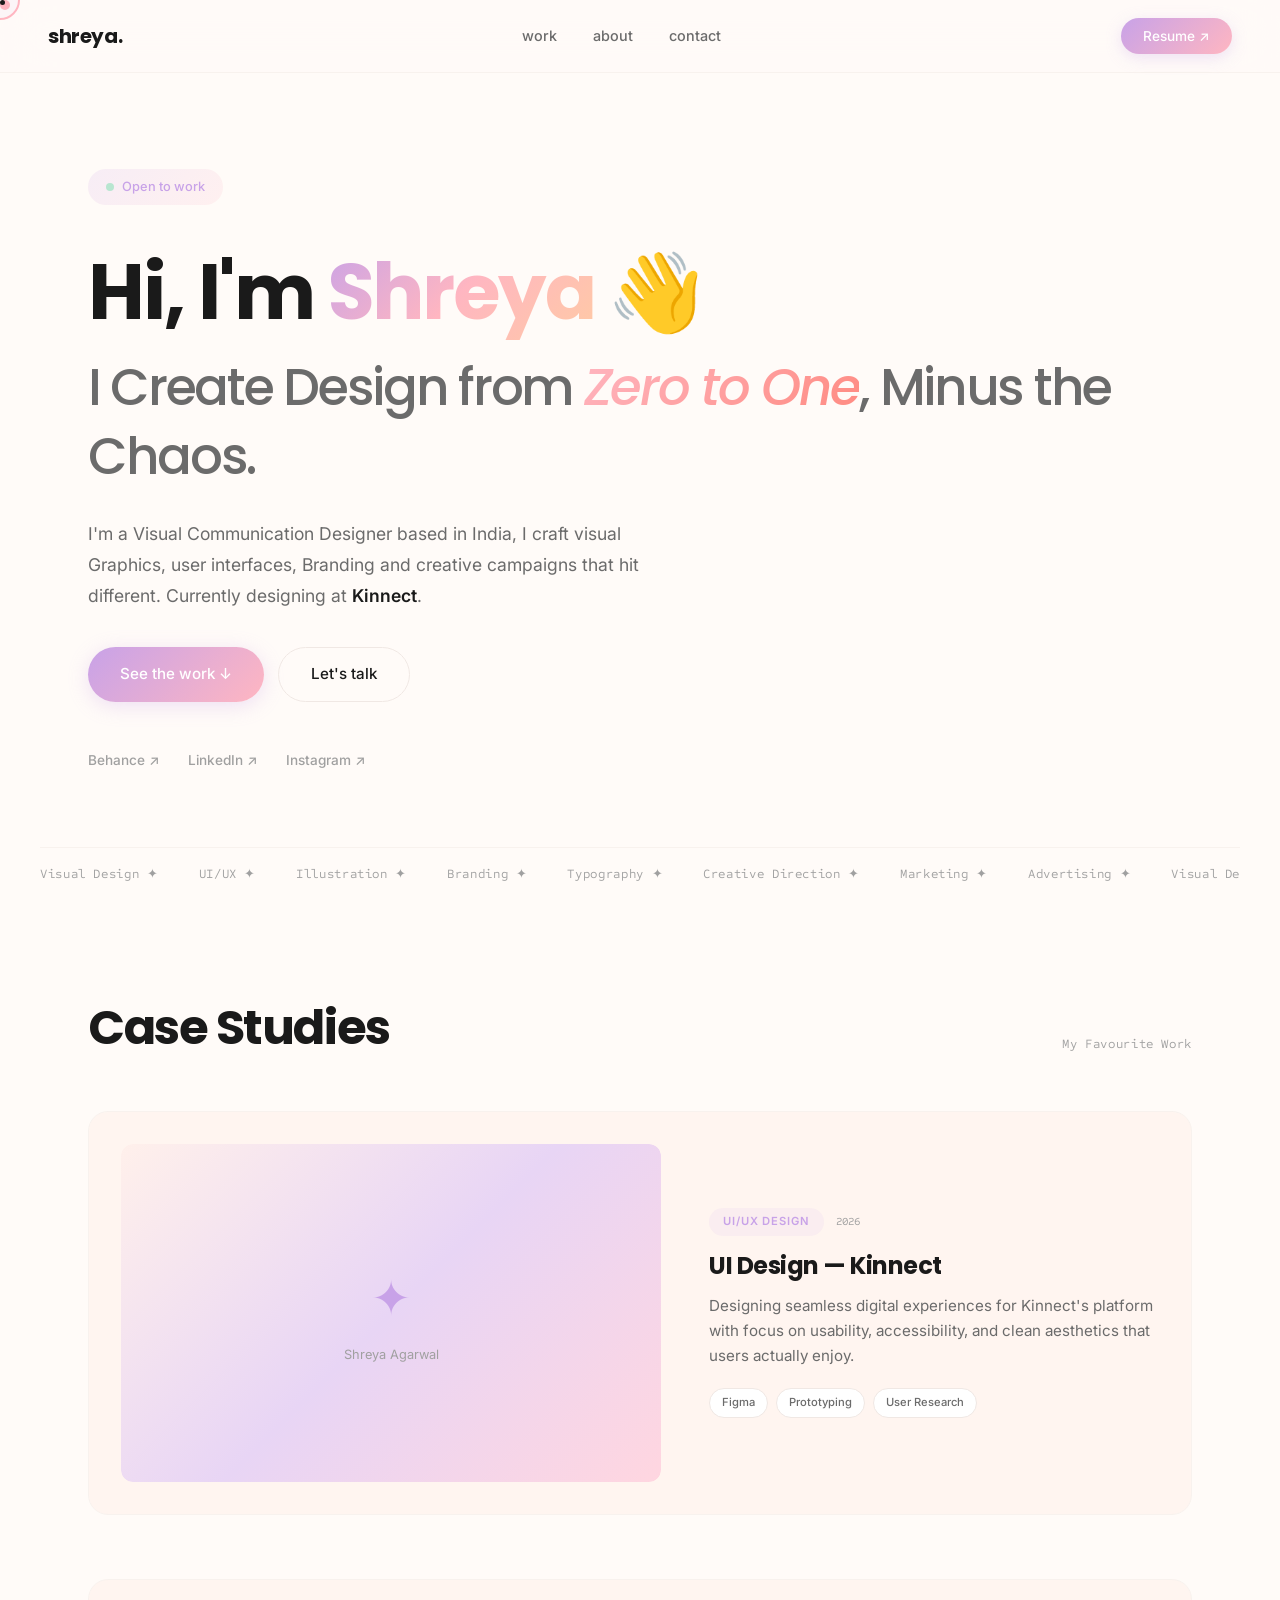
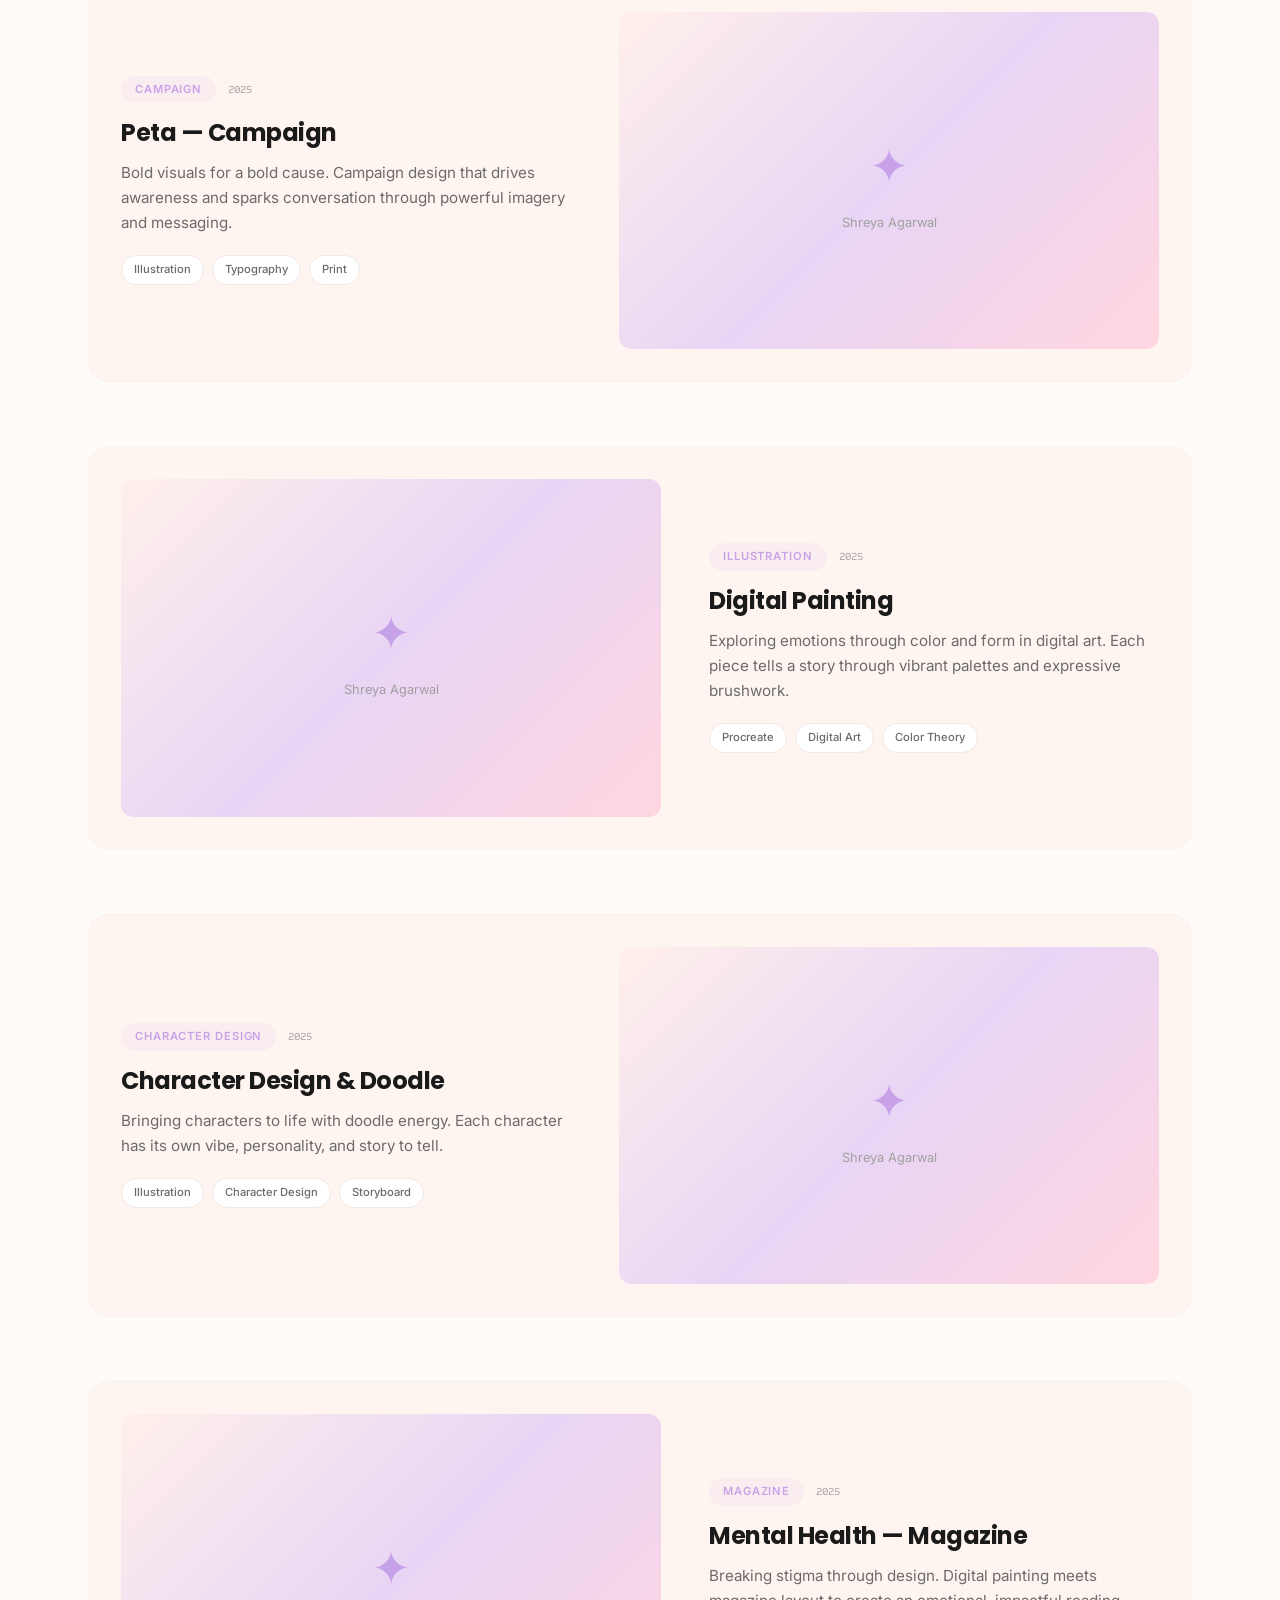
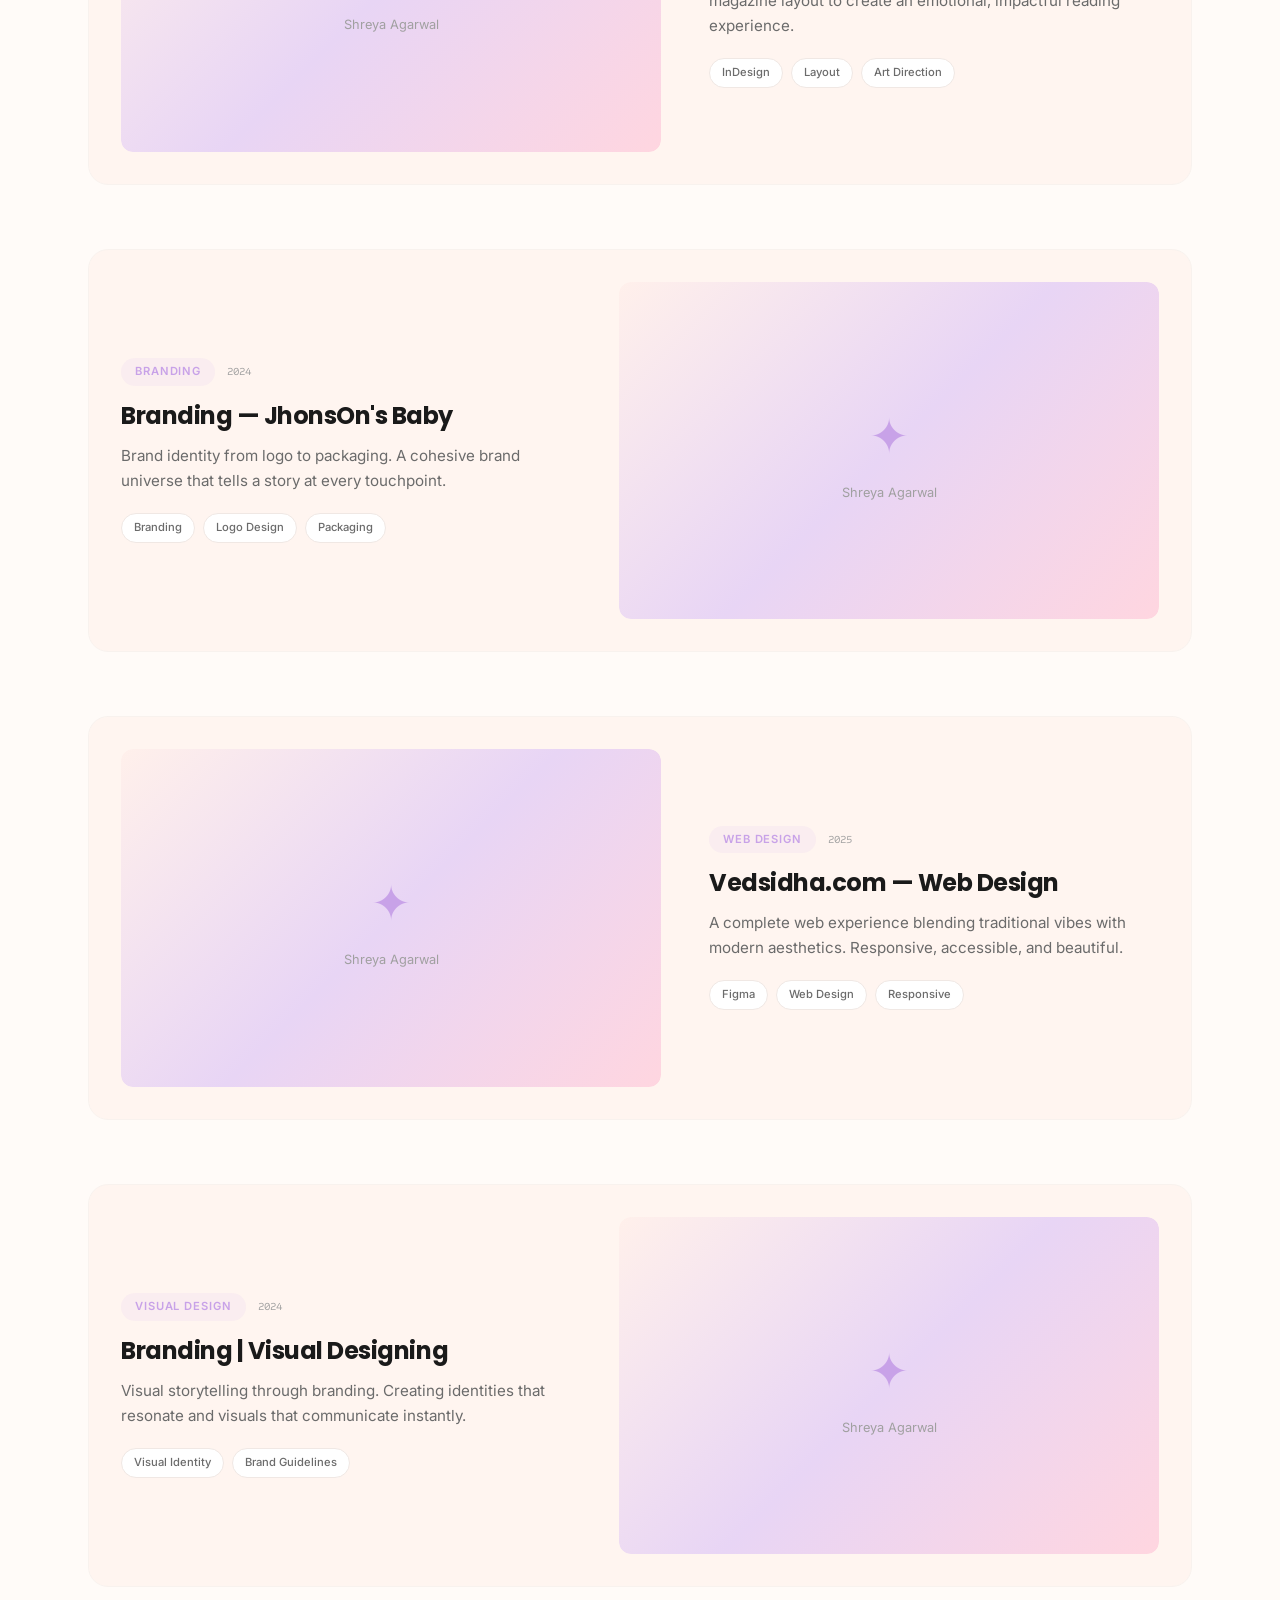
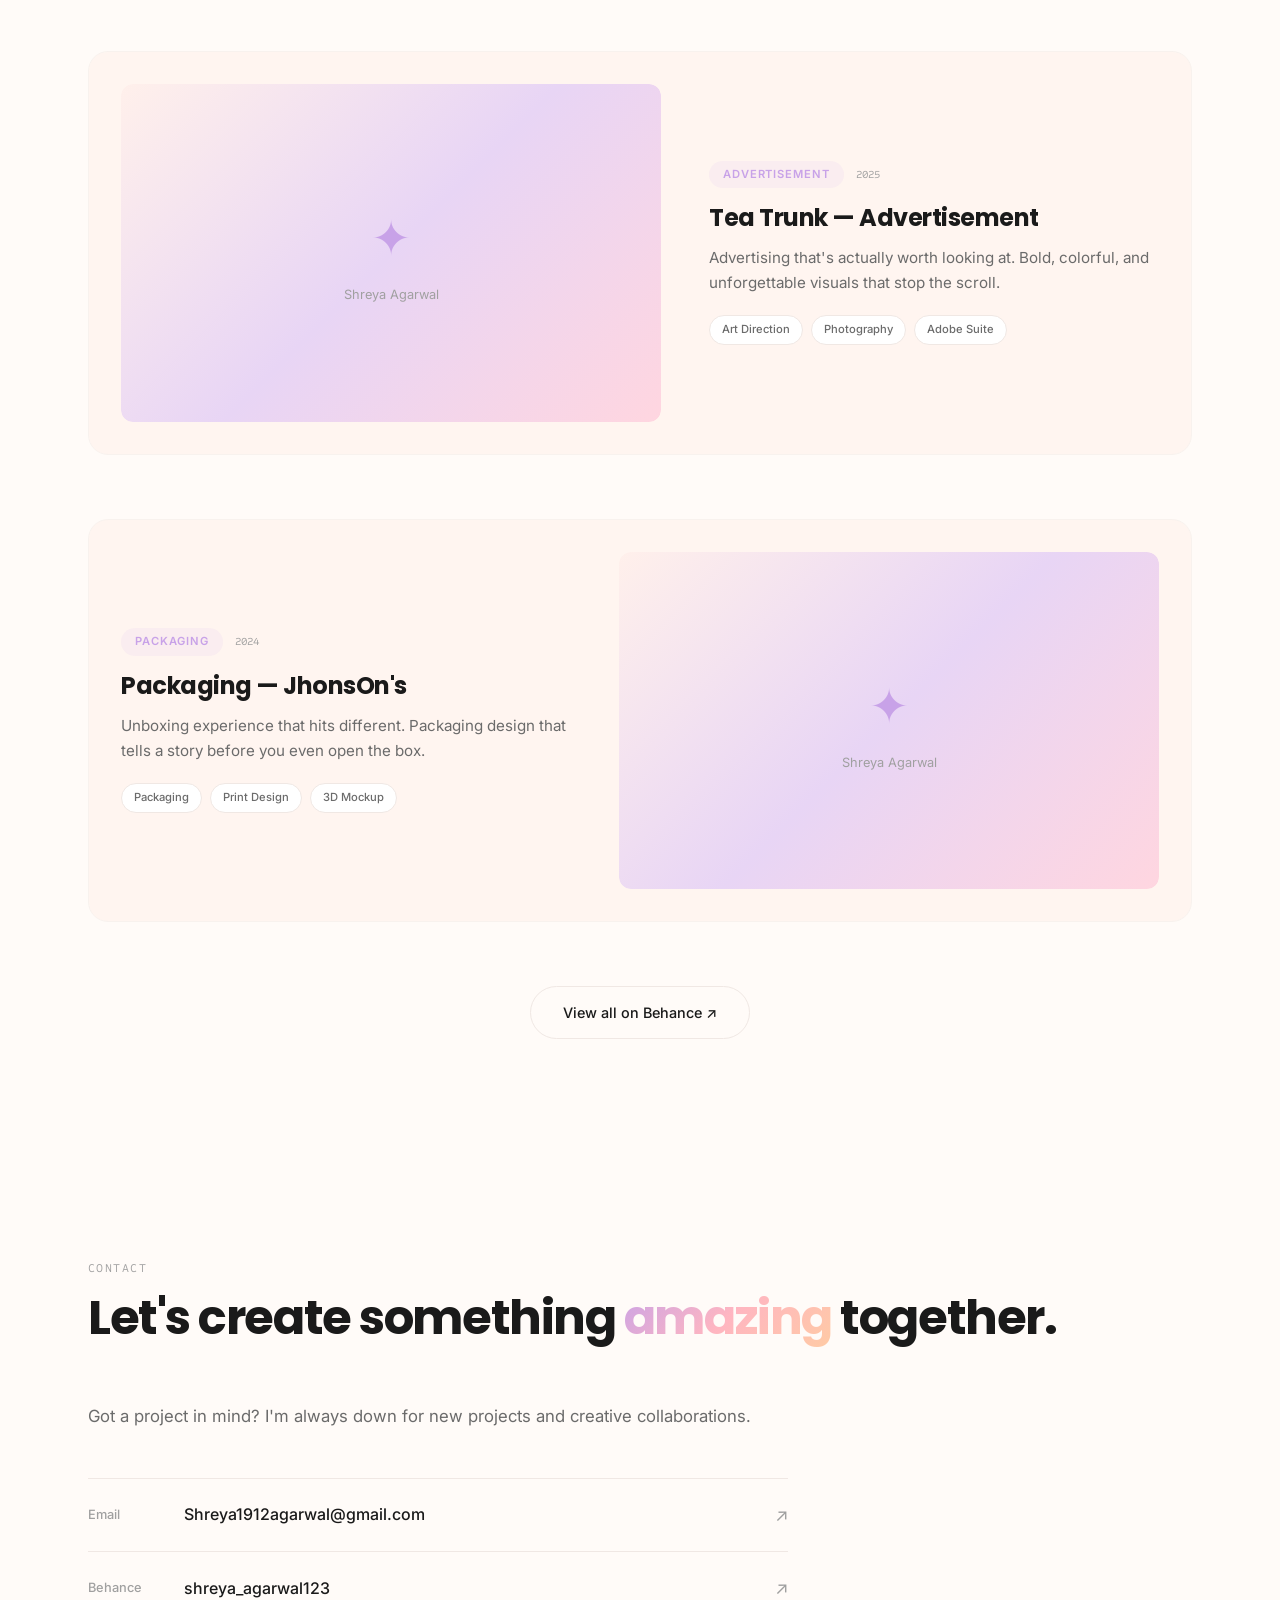
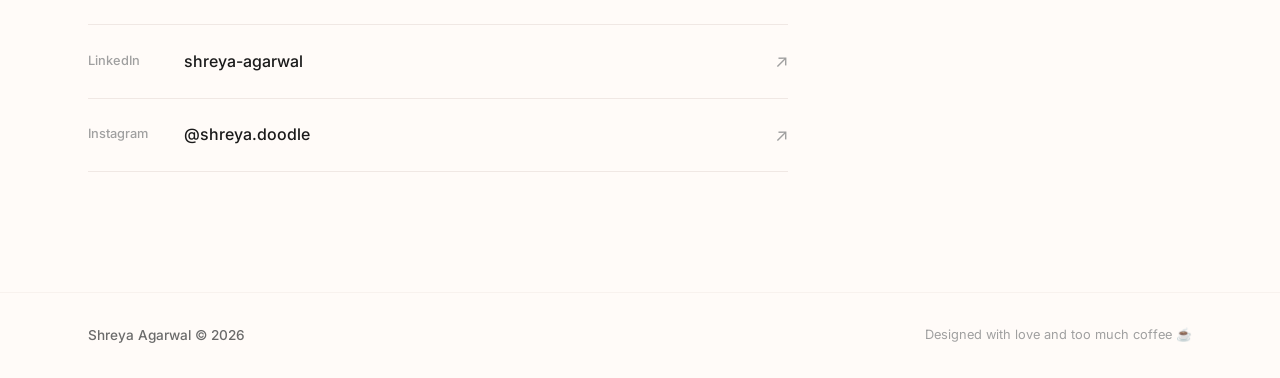
<file: index.html>
<!DOCTYPE html>
<html lang="en">
<head>
    <meta charset="UTF-8">
    <meta name="viewport" content="width=device-width, initial-scale=1.0">
    <title>Shreya Agarwal — Visual Designer</title>
    <link rel="preconnect" href="https://fonts.googleapis.com">
    <link rel="preconnect" href="https://fonts.gstatic.com" crossorigin>
    <link href="https://fonts.googleapis.com/css2?family=Inter:wght@300;400;500;600;700;800&family=Poppins:ital,wght@0,400;0,500;0,600;0,700;0,800;0,900;1,400;1,500;1,700&family=Sometype+Mono:wght@400&family=Dancing+Script:wght@400;500;600;700&display=swap" rel="stylesheet">
    <link rel="stylesheet" href="styles.css">
</head>
<body>
    <!-- ===== Loading Screen ===== -->
    <div class="loader" id="loader">
        <div class="loader-inner">
            <div class="loader-illustration">
                <img src="illustrations/illustration-1.png" alt="Shreya Illustration" class="loader-avatar">
            </div>
            <div class="loader-text">
                <div class="loader-line loader-line-1">
                    <span class="loader-word">Shreya</span>
                    <span class="loader-word loader-accent">Agarwal</span>
                </div>
                <div class="loader-line loader-line-2">
                    <span class="loader-word loader-small">Visual Designer</span>
                </div>
                <div class="loader-line loader-line-3">
                    <span class="loader-word loader-tiny">& creative soul</span>
                </div>
            </div>
            <div class="loader-progress">
                <div class="loader-bar" id="loaderBar"></div>
            </div>
            <div class="loader-percent" id="loaderPercent">0%</div>
        </div>
    </div>

    <!-- Custom Cursor -->
    <div class="cursor" id="cursor"></div>
    <div class="cursor-follower" id="cursorFollower"></div>
    <div class="cursor-dot" id="cursorDot"></div>

    <!-- Main Site -->
    <div class="site-wrapper" id="siteWrapper">
        <!-- Navigation -->
        <nav class="navbar" id="navbar">
            <div class="nav-left">
                <a href="index.html" class="nav-logo" data-cursor="pointer">
                    <span class="logo-text">shreya.</span>
                </a>
            </div>
            <div class="nav-center">
                <a href="index.html#work" class="nav-link" data-cursor="pointer">work</a>
                <a href="about.html" class="nav-link" data-cursor="pointer">about</a>
                <a href="index.html#contact" class="nav-link" data-cursor="pointer">contact</a>
            </div>
            <div class="nav-right">
                <a href="resume/Shreya_Agarwal_Resume.pdf" download class="resume-btn" data-cursor="pointer">Resume ↗</a>
            </div>
        </nav>

        <!-- Hero Section -->
        <section class="hero" id="hero">
            <div class="hero-content">
                <div class="hero-badge">
                    <span class="badge-dot"></span>
                    <span>Open to work</span>
                </div>
                <h1 class="hero-title">
                    <span class="title-line">Hi, I'm <span class="gradient-text">Shreya</span> <span class="wave-emoji">👋</span></span>
                    <span class="title-line title-role">
                        I Create Design from <span class="gradient-text-alt">Zero to One</span>, Minus the Chaos.
                    </span>
                </h1>
                <p class="hero-desc">
                    I'm a Visual Communication Designer based in India, I craft visual Graphics, user interfaces, Branding and creative campaigns that hit different. Currently designing at <strong>Kinnect</strong>.
                </p>
                <div class="hero-cta">
                    <a href="#work" class="btn-primary" data-cursor="pointer">See the work ↓</a>
                    <a href="#contact" class="btn-secondary" data-cursor="pointer">Let's talk</a>
                </div>
                <div class="hero-socials">
                    <a href="https://www.behance.net/shreya_agarwal123" target="_blank" class="social-link" data-cursor="pointer">Behance ↗</a>
                    <a href="https://www.linkedin.com/in/shreya-agarwal-design" target="_blank" class="social-link" data-cursor="pointer">LinkedIn ↗</a>
                    <a href="http://instagram.com/shreya.doodle" target="_blank" class="social-link" data-cursor="pointer">Instagram ↗</a>
                </div>
            </div>
            <!-- Marquee ticker -->
            <div class="hero-marquee">
                <div class="marquee-track">
                    <span>Visual Design ✦</span>
                    <span>UI/UX ✦</span>
                    <span>Illustration ✦</span>
                    <span>Branding ✦</span>
                    <span>Typography ✦</span>
                    <span>Creative Direction ✦</span>
                    <span>Marketing ✦</span>
                    <span>Advertising ✦</span>
                    <span>Visual Design ✦</span>
                    <span>UI/UX ✦</span>
                    <span>Illustration ✦</span>
                    <span>Branding ✦</span>
                    <span>Typography ✦</span>
                    <span>Creative Direction ✦</span>
                    <span>Marketing ✦</span>
                    <span>Advertising ✦</span>
                </div>
            </div>
        </section>

        <!-- Work Section -->
        <section class="work-section" id="work">
            <div class="container">
                <div class="section-header work-header">
                    <div class="work-header-left">
                        <h2 class="section-title">Case Studies</h2>
                    </div>
                    <div class="work-header-right">
                        <span class="favourite-label">My Favourite Work</span>
                    </div>
                </div>

                <!-- Case Study 1 -->
                <div class="case-study" data-cursor="pointer">
                    <a href="https://www.behance.net/gallery/246569223/UI-Design-Kinnect" target="_blank" class="case-link">
                        <div class="case-study-inner">
                            <div class="case-img-wrap">
                                <img src="https://mir-s3-cdn-cf.behance.net/projects/404/45439e246569223.Y3JvcCwxNDAwLDEwOTUsMCwxMjk2.png" alt="UI Design - Kinnect" class="case-img" loading="lazy">
                                <div class="case-img-overlay">
                                    <span class="case-view">View Project ↗</span>
                                </div>
                            </div>
                            <div class="case-info">
                                <div class="case-meta">
                                    <span class="case-tag">UI/UX Design</span>
                                    <span class="case-year">2026</span>
                                </div>
                                <h3 class="case-title">UI Design — Kinnect</h3>
                                <p class="case-desc">Designing seamless digital experiences for Kinnect's platform with focus on usability, accessibility, and clean aesthetics that users actually enjoy.</p>
                                <div class="case-tools">
                                    <span class="tool-tag">Figma</span>
                                    <span class="tool-tag">Prototyping</span>
                                    <span class="tool-tag">User Research</span>
                                </div>
                            </div>
                        </div>
                    </a>
                </div>

                <!-- Case Study 2 -->
                <div class="case-study" data-cursor="pointer">
                    <a href="https://www.behance.net/gallery/107273905/Peta-Campaign" target="_blank" class="case-link">
                        <div class="case-study-inner reverse">
                            <div class="case-img-wrap">
                                <img src="https://mir-s3-cdn-cf.behance.net/projects/404/cb863a107273905.Y3JvcCwxNDAwLDEwOTUsMCww.png" alt="Peta Campaign" class="case-img" loading="lazy">
                                <div class="case-img-overlay">
                                    <span class="case-view">View Project ↗</span>
                                </div>
                            </div>
                            <div class="case-info">
                                <div class="case-meta">
                                    <span class="case-tag">Campaign</span>
                                    <span class="case-year">2025</span>
                                </div>
                                <h3 class="case-title">Peta — Campaign</h3>
                                <p class="case-desc">Bold visuals for a bold cause. Campaign design that drives awareness and sparks conversation through powerful imagery and messaging.</p>
                                <div class="case-tools">
                                    <span class="tool-tag">Illustration</span>
                                    <span class="tool-tag">Typography</span>
                                    <span class="tool-tag">Print</span>
                                </div>
                            </div>
                        </div>
                    </a>
                </div>

                <!-- Case Study 3 -->
                <div class="case-study" data-cursor="pointer">
                    <a href="https://www.behance.net/gallery/234344859/Digital-Painting" target="_blank" class="case-link">
                        <div class="case-study-inner">
                            <div class="case-img-wrap">
                                <img src="https://mir-s3-cdn-cf.behance.net/projects/404/b5eb56234344859.Y3JvcCw0NDg0LDM1MDcsMjMzLDA.png" alt="Digital Painting" class="case-img" loading="lazy">
                                <div class="case-img-overlay">
                                    <span class="case-view">View Project ↗</span>
                                </div>
                            </div>
                            <div class="case-info">
                                <div class="case-meta">
                                    <span class="case-tag">Illustration</span>
                                    <span class="case-year">2025</span>
                                </div>
                                <h3 class="case-title">Digital Painting</h3>
                                <p class="case-desc">Exploring emotions through color and form in digital art. Each piece tells a story through vibrant palettes and expressive brushwork.</p>
                                <div class="case-tools">
                                    <span class="tool-tag">Procreate</span>
                                    <span class="tool-tag">Digital Art</span>
                                    <span class="tool-tag">Color Theory</span>
                                </div>
                            </div>
                        </div>
                    </a>
                </div>

                <!-- Case Study 4 -->
                <div class="case-study" data-cursor="pointer">
                    <a href="https://www.behance.net/gallery/100547263/character-design-and-doodle" target="_blank" class="case-link">
                        <div class="case-study-inner reverse">
                            <div class="case-img-wrap">
                                <img src="https://mir-s3-cdn-cf.behance.net/projects/404/e97aee100547263.Y3JvcCwyMTAyLDE2NDQsMjc1MywxODA1MQ.png" alt="Character Design" class="case-img" loading="lazy">
                                <div class="case-img-overlay">
                                    <span class="case-view">View Project ↗</span>
                                </div>
                            </div>
                            <div class="case-info">
                                <div class="case-meta">
                                    <span class="case-tag">Character Design</span>
                                    <span class="case-year">2025</span>
                                </div>
                                <h3 class="case-title">Character Design & Doodle</h3>
                                <p class="case-desc">Bringing characters to life with doodle energy. Each character has its own vibe, personality, and story to tell.</p>
                                <div class="case-tools">
                                    <span class="tool-tag">Illustration</span>
                                    <span class="tool-tag">Character Design</span>
                                    <span class="tool-tag">Storyboard</span>
                                </div>
                            </div>
                        </div>
                    </a>
                </div>

                <!-- Case Study 5 -->
                <div class="case-study" data-cursor="pointer">
                    <a href="https://www.behance.net/gallery/100715467/Mental-Health-Digital-Painting-Magazine-Design" target="_blank" class="case-link">
                        <div class="case-study-inner">
                            <div class="case-img-wrap">
                                <img src="https://mir-s3-cdn-cf.behance.net/projects/404/73985b100715467.Y3JvcCwxMDMxLDgwNiwwLDA.png" alt="Mental Health Magazine" class="case-img" loading="lazy">
                                <div class="case-img-overlay">
                                    <span class="case-view">View Project ↗</span>
                                </div>
                            </div>
                            <div class="case-info">
                                <div class="case-meta">
                                    <span class="case-tag">Magazine</span>
                                    <span class="case-year">2025</span>
                                </div>
                                <h3 class="case-title">Mental Health — Magazine</h3>
                                <p class="case-desc">Breaking stigma through design. Digital painting meets magazine layout to create an emotional, impactful reading experience.</p>
                                <div class="case-tools">
                                    <span class="tool-tag">InDesign</span>
                                    <span class="tool-tag">Layout</span>
                                    <span class="tool-tag">Art Direction</span>
                                </div>
                            </div>
                        </div>
                    </a>
                </div>

                <!-- Case Study 6 -->
                <div class="case-study" data-cursor="pointer">
                    <a href="https://www.behance.net/gallery/89819553/BRANDING-jhaonsons-baby" target="_blank" class="case-link">
                        <div class="case-study-inner reverse">
                            <div class="case-img-wrap">
                                <img src="https://mir-s3-cdn-cf.behance.net/projects/404/119b1389819553.Y3JvcCwxMjQ5LDk3Nyw3NCww.png" alt="Branding" class="case-img" loading="lazy">
                                <div class="case-img-overlay">
                                    <span class="case-view">View Project ↗</span>
                                </div>
                            </div>
                            <div class="case-info">
                                <div class="case-meta">
                                    <span class="case-tag">Branding</span>
                                    <span class="case-year">2024</span>
                                </div>
                                <h3 class="case-title">Branding — JhonsOn's Baby</h3>
                                <p class="case-desc">Brand identity from logo to packaging. A cohesive brand universe that tells a story at every touchpoint.</p>
                                <div class="case-tools">
                                    <span class="tool-tag">Branding</span>
                                    <span class="tool-tag">Logo Design</span>
                                    <span class="tool-tag">Packaging</span>
                                </div>
                            </div>
                        </div>
                    </a>
                </div>

                <!-- Case Study 7 -->
                <div class="case-study" data-cursor="pointer">
                    <a href="https://www.behance.net/gallery/101644811/UI-UX-Web-Design-Vedsidhacom" target="_blank" class="case-link">
                        <div class="case-study-inner">
                            <div class="case-img-wrap">
                                <img src="https://mir-s3-cdn-cf.behance.net/projects/404/3b0270101644811.Y3JvcCwxMTc5LDkyMiwyMjEsMTcy.png" alt="Vedsidha" class="case-img" loading="lazy">
                                <div class="case-img-overlay">
                                    <span class="case-view">View Project ↗</span>
                                </div>
                            </div>
                            <div class="case-info">
                                <div class="case-meta">
                                    <span class="case-tag">Web Design</span>
                                    <span class="case-year">2025</span>
                                </div>
                                <h3 class="case-title">Vedsidha.com — Web Design</h3>
                                <p class="case-desc">A complete web experience blending traditional vibes with modern aesthetics. Responsive, accessible, and beautiful.</p>
                                <div class="case-tools">
                                    <span class="tool-tag">Figma</span>
                                    <span class="tool-tag">Web Design</span>
                                    <span class="tool-tag">Responsive</span>
                                </div>
                            </div>
                        </div>
                    </a>
                </div>

                <!-- Case Study 8 -->
                <div class="case-study" data-cursor="pointer">
                    <a href="https://www.behance.net/gallery/101513967/Branding-Visual-Designing" target="_blank" class="case-link">
                        <div class="case-study-inner reverse">
                            <div class="case-img-wrap">
                                <img src="https://mir-s3-cdn-cf.behance.net/projects/404/b17e66101513967.Y3JvcCwyMTY1LDE2OTMsNDc2LDExMg.png" alt="Visual Design" class="case-img" loading="lazy">
                                <div class="case-img-overlay">
                                    <span class="case-view">View Project ↗</span>
                                </div>
                            </div>
                            <div class="case-info">
                                <div class="case-meta">
                                    <span class="case-tag">Visual Design</span>
                                    <span class="case-year">2024</span>
                                </div>
                                <h3 class="case-title">Branding | Visual Designing</h3>
                                <p class="case-desc">Visual storytelling through branding. Creating identities that resonate and visuals that communicate instantly.</p>
                                <div class="case-tools">
                                    <span class="tool-tag">Visual Identity</span>
                                    <span class="tool-tag">Brand Guidelines</span>
                                </div>
                            </div>
                        </div>
                    </a>
                </div>

                <!-- Case Study 9 -->
                <div class="case-study" data-cursor="pointer">
                    <a href="https://www.behance.net/gallery/107104223/Tea-Trunk-Advertisement" target="_blank" class="case-link">
                        <div class="case-study-inner">
                            <div class="case-img-wrap">
                                <img src="https://mir-s3-cdn-cf.behance.net/projects/404/33be11107104223.Y3JvcCwxNDYyLDExNDMsNTY0LDEwMDI.png" alt="Tea Trunk" class="case-img" loading="lazy">
                                <div class="case-img-overlay">
                                    <span class="case-view">View Project ↗</span>
                                </div>
                            </div>
                            <div class="case-info">
                                <div class="case-meta">
                                    <span class="case-tag">Advertisement</span>
                                    <span class="case-year">2025</span>
                                </div>
                                <h3 class="case-title">Tea Trunk — Advertisement</h3>
                                <p class="case-desc">Advertising that's actually worth looking at. Bold, colorful, and unforgettable visuals that stop the scroll.</p>
                                <div class="case-tools">
                                    <span class="tool-tag">Art Direction</span>
                                    <span class="tool-tag">Photography</span>
                                    <span class="tool-tag">Adobe Suite</span>
                                </div>
                            </div>
                        </div>
                    </a>
                </div>

                <!-- Case Study 10 -->
                <div class="case-study" data-cursor="pointer">
                    <a href="https://www.behance.net/gallery/89881505/packaging-shopping-bag-branding-jhonsosns" target="_blank" class="case-link">
                        <div class="case-study-inner reverse">
                            <div class="case-img-wrap">
                                <img src="https://mir-s3-cdn-cf.behance.net/projects/404/73047889881505.Y3JvcCwxOTgxLDE1NDksMTAxNSwxODY.png" alt="Packaging" class="case-img" loading="lazy">
                                <div class="case-img-overlay">
                                    <span class="case-view">View Project ↗</span>
                                </div>
                            </div>
                            <div class="case-info">
                                <div class="case-meta">
                                    <span class="case-tag">Packaging</span>
                                    <span class="case-year">2024</span>
                                </div>
                                <h3 class="case-title">Packaging — JhonsOn's</h3>
                                <p class="case-desc">Unboxing experience that hits different. Packaging design that tells a story before you even open the box.</p>
                                <div class="case-tools">
                                    <span class="tool-tag">Packaging</span>
                                    <span class="tool-tag">Print Design</span>
                                    <span class="tool-tag">3D Mockup</span>
                                </div>
                            </div>
                        </div>
                    </a>
                </div>

                <div class="work-more">
                    <a href="https://www.behance.net/shreya_agarwal123" target="_blank" class="btn-outline" data-cursor="pointer">View all on Behance ↗</a>
                </div>
            </div>
        </section>

        <!-- Contact Section -->
        <section class="contact-section" id="contact">
            <div class="container">
                <div class="section-header">
                    <div class="section-label">Contact</div>
                    <h2 class="section-title">Let's create something <span class="gradient-text">amazing</span> together.</h2>
                </div>
                <div class="contact-content">
                    <p class="contact-desc">Got a project in mind? I'm always down for new projects and creative collaborations.</p>
                    <div class="contact-links">
                        <a href="https://mail.google.com/mail/?view=cm&amp;to=Shreya1912agarwal@gmail.com" target="_blank" rel="noopener" class="contact-link" data-cursor="pointer">
                            <span class="contact-label">Email</span>
                            <span class="contact-value">Shreya1912agarwal@gmail.com</span>
                            <span class="contact-arrow">↗</span>
                        </a>
                        <a href="https://www.behance.net/shreya_agarwal123" target="_blank" class="contact-link" data-cursor="pointer">
                            <span class="contact-label">Behance</span>
                            <span class="contact-value">shreya_agarwal123</span>
                            <span class="contact-arrow">↗</span>
                        </a>
                        <a href="https://www.linkedin.com/in/shreya-agarwal-design" target="_blank" class="contact-link" data-cursor="pointer">
                            <span class="contact-label">LinkedIn</span>
                            <span class="contact-value">shreya-agarwal</span>
                            <span class="contact-arrow">↗</span>
                        </a>
                        <a href="http://instagram.com/shreya.doodle" target="_blank" class="contact-link" data-cursor="pointer">
                            <span class="contact-label">Instagram</span>
                            <span class="contact-value">@shreya.doodle</span>
                            <span class="contact-arrow">↗</span>
                        </a>
                    </div>
                </div>
            </div>
        </section>

        <!-- Footer -->
        <footer class="footer">
            <div class="container">
                <div class="footer-content">
                    <span class="footer-name">Shreya Agarwal © 2026</span>
                    <span class="footer-note">Designed with love and too much coffee ☕</span>
                </div>
            </div>
        </footer>
    </div>

    <script src="script.js"></script>
</body>
</html>
</file>
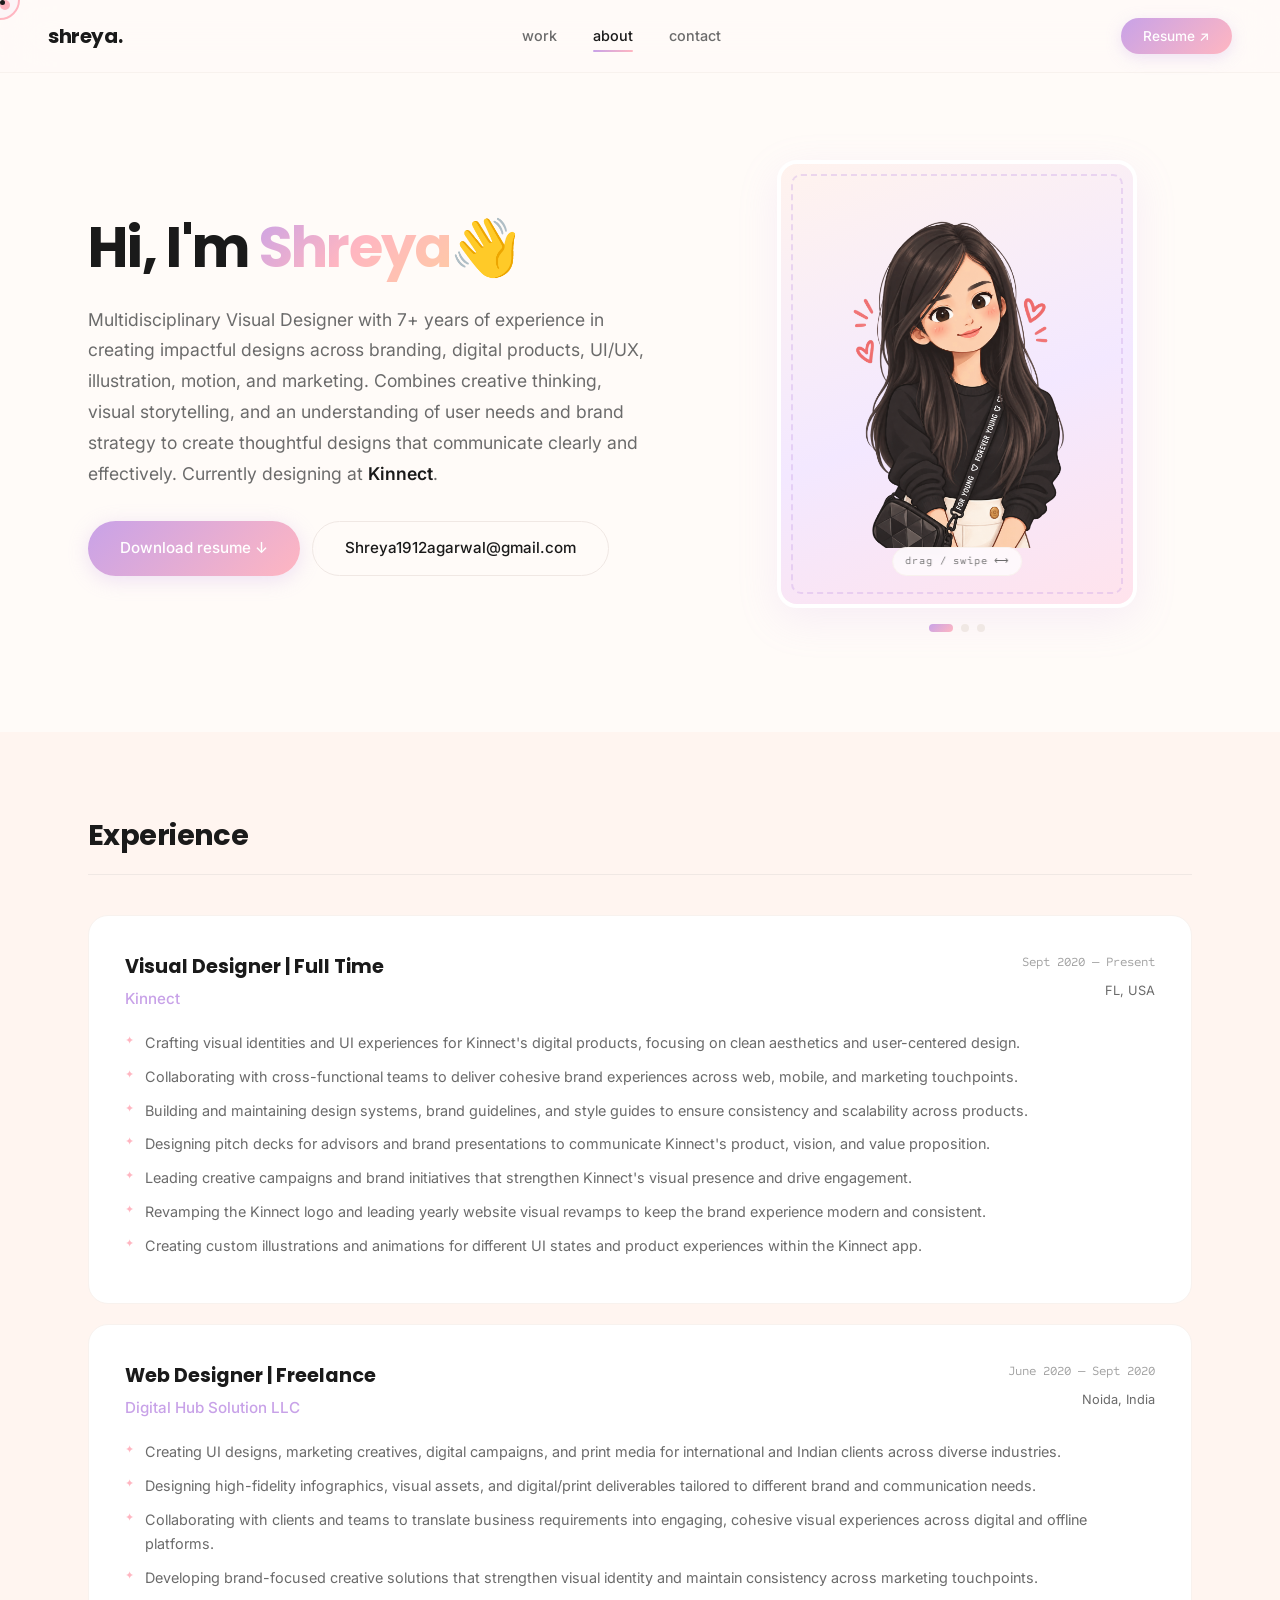
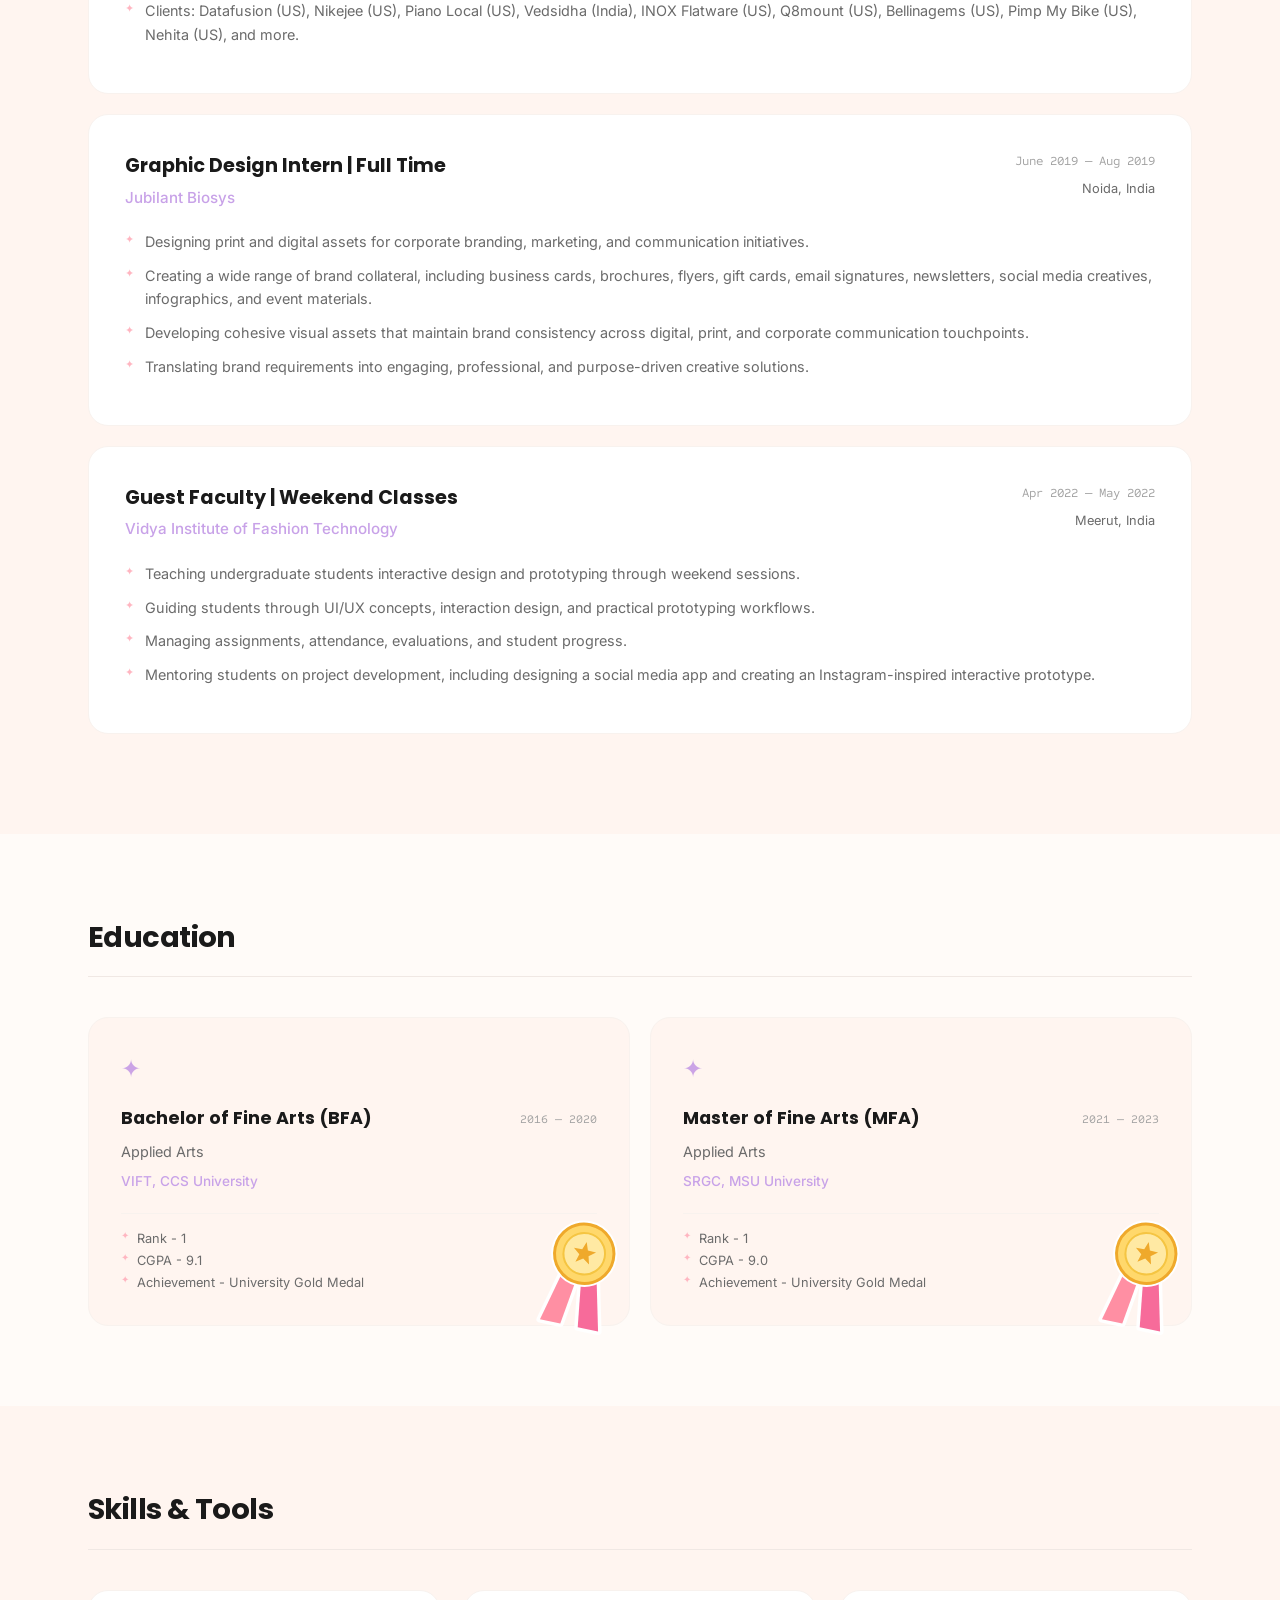
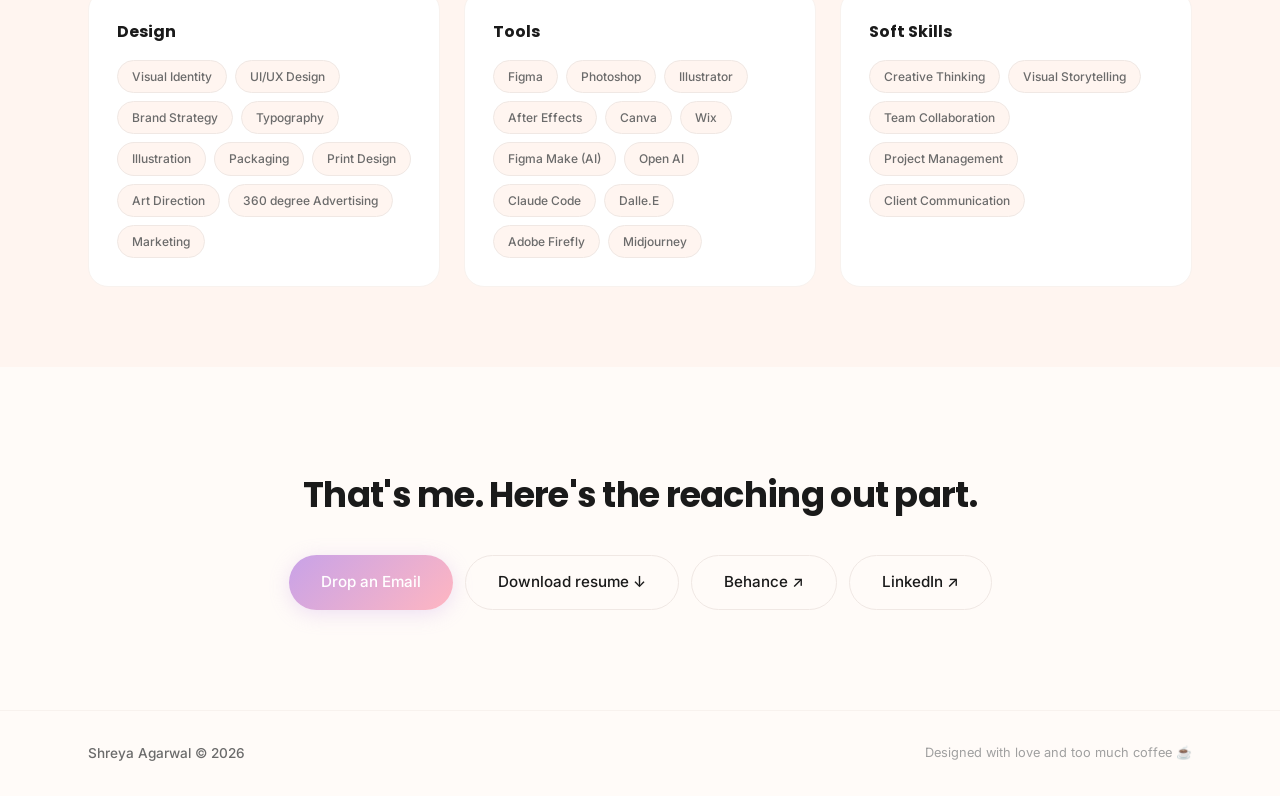
<file: about.html>
<!DOCTYPE html>
<html lang="en">
<head>
    <meta charset="UTF-8">
    <meta name="viewport" content="width=device-width, initial-scale=1.0">
    <title>About — Shreya Agarwal</title>
    <link rel="preconnect" href="https://fonts.googleapis.com">
    <link rel="preconnect" href="https://fonts.gstatic.com" crossorigin>
    <link href="https://fonts.googleapis.com/css2?family=Inter:wght@300;400;500;600;700;800&family=Poppins:ital,wght@0,400;0,500;0,600;0,700;0,800;0,900;1,400;1,500;1,700&family=Sometype+Mono:wght@400&family=Dancing+Script:wght@400;500;600;700&display=swap" rel="stylesheet">
    <link rel="stylesheet" href="styles.css">
</head>
<body class="page-about">
    <!-- Custom Cursor -->
    <div class="cursor" id="cursor"></div>
    <div class="cursor-follower" id="cursorFollower"></div>
    <div class="cursor-dot" id="cursorDot"></div>

    <!-- Navigation -->
    <nav class="navbar visible" id="navbar">
        <div class="nav-left">
            <a href="index.html" class="nav-logo" data-cursor="pointer">
                <span class="logo-text">shreya.</span>
            </a>
        </div>
        <div class="nav-center">
            <a href="index.html#work" class="nav-link" data-cursor="pointer">work</a>
            <a href="about.html" class="nav-link active" data-cursor="pointer">about</a>
            <a href="index.html#contact" class="nav-link" data-cursor="pointer">contact</a>
        </div>
        <div class="nav-right">
            <a href="resume/Shreya_Agarwal_Resume.pdf" download class="resume-btn" data-cursor="pointer">Resume ↗</a>
        </div>
    </nav>

    <!-- About Page -->
    <div class="about-page">
        <!-- Hero -->
        <section class="about-hero">
            <div class="container">
                <div class="about-hero-inner">
                    <div class="about-hero-text">
                        <h1 class="about-page-title">
                            Hi, I'm <span class="gradient-text">Shreya</span><span class="wave-emoji">👋</span>
                        </h1>
                        <p class="about-page-subtitle">
                            Multidisciplinary Visual Designer with 7+ years of experience in creating impactful designs across branding, digital products, UI/UX, illustration, motion, and marketing. Combines creative thinking, visual storytelling, and an understanding of user needs and brand strategy to create thoughtful designs that communicate clearly and effectively. Currently designing at <strong>Kinnect</strong>.
                        </p>
                        <div class="about-page-cta">
                            <a href="resume/Shreya_Agarwal_Resume.pdf" download class="btn-primary" data-cursor="pointer">Download resume ↓</a>
                            <a href="https://mail.google.com/mail/?view=cm&amp;to=Shreya1912agarwal@gmail.com" target="_blank" rel="noopener" class="btn-secondary" data-cursor="pointer">Shreya1912agarwal@gmail.com</a>
                        </div>
                    </div>
                    <div class="about-hero-img">
                        <div class="about-hero-carousel" id="heroCarousel">
                            <div class="hero-carousel-viewport">
                                <div class="hero-carousel-track" id="heroCarouselTrack">
                                    <div class="hero-carousel-slide">
                                        <img src="illustrations/illustration-1.png" alt="Illustration of Shreya" class="about-photo" fetchpriority="high">
                                    </div>
                                    <div class="hero-carousel-slide">
                                        <img src="illustrations/illustration-2.png" alt="Illustration of Shreya with a cat" class="about-photo">
                                    </div>
                                    <div class="hero-carousel-slide">
                                        <img src="illustrations/illustration-3.png" alt="Illustration of Shreya with a cat and boba tea" class="about-photo">
                                    </div>
                                </div>
                            </div>
                            <div class="hero-carousel-dots" id="heroDots">
                                <span class="dot active"></span>
                                <span class="dot"></span>
                                <span class="dot"></span>
                            </div>
                            <span class="hero-carousel-hint" aria-hidden="true">drag / swipe ⟷</span>
                            <div class="about-photo-decoration" aria-hidden="true"></div>
                        </div>
                    </div>
                </div>
            </div>
        </section>

        <!-- Experience -->
        <section class="about-experience-section">
            <div class="container">
                <h2 class="about-section-heading">Experience</h2>

                <div class="experience-card">
                    <div class="exp-card-header">
                        <div class="exp-card-left">
                            <h3 class="exp-card-role">Visual Designer | Full Time</h3>
                            <p class="exp-card-company"><a href="https://www.kinnect.us/" target="_blank" rel="noopener" data-cursor="pointer">Kinnect</a></p>
                        </div>
                        <div class="exp-card-right">
                            <span class="exp-card-date">Sept 2020 — Present</span>
                            <span class="exp-card-location">FL, USA</span>
                        </div>
                    </div>
                    <ul class="exp-card-list">
                        <li>Crafting visual identities and UI experiences for Kinnect's digital products, focusing on clean aesthetics and user-centered design.</li>
                        <li>Collaborating with cross-functional teams to deliver cohesive brand experiences across web, mobile, and marketing touchpoints.</li>
                        <li>Building and maintaining design systems, brand guidelines, and style guides to ensure consistency and scalability across products.</li>
                        <li>Designing pitch decks for advisors and brand presentations to communicate Kinnect's product, vision, and value proposition.</li>
                        <li>Leading creative campaigns and brand initiatives that strengthen Kinnect's visual presence and drive engagement.</li>
                        <li>Revamping the Kinnect logo and leading yearly website visual revamps to keep the brand experience modern and consistent.</li>
                        <li>Creating custom illustrations and animations for different UI states and product experiences within the Kinnect app.</li>
                    </ul>
                </div>

                <div class="experience-card">
                    <div class="exp-card-header">
                        <div class="exp-card-left">
                            <h3 class="exp-card-role">Web Designer | Freelance</h3>
                            <p class="exp-card-company"><a href="https://digitalhubsolution.com/" target="_blank" rel="noopener" data-cursor="pointer">Digital Hub Solution LLC</a></p>
                        </div>
                        <div class="exp-card-right">
                            <span class="exp-card-date">June 2020 — Sept 2020</span>
                            <span class="exp-card-location">Noida, India</span>
                        </div>
                    </div>
                    <ul class="exp-card-list">
                        <li>Creating UI designs, marketing creatives, digital campaigns, and print media for international and Indian clients across diverse industries.</li>
                        <li>Designing high-fidelity infographics, visual assets, and digital/print deliverables tailored to different brand and communication needs.</li>
                        <li>Collaborating with clients and teams to translate business requirements into engaging, cohesive visual experiences across digital and offline platforms.</li>
                        <li>Developing brand-focused creative solutions that strengthen visual identity and maintain consistency across marketing touchpoints.</li>
                        <li>Clients: Datafusion (US), Nikejee (US), Piano Local (US), Vedsidha (India), INOX Flatware (US), Q8mount (US), Bellinagems (US), Pimp My Bike (US), Nehita (US), and more.</li>
                    </ul>
                </div>

                <div class="experience-card">
                    <div class="exp-card-header">
                        <div class="exp-card-left">
                            <h3 class="exp-card-role">Graphic Design Intern | Full Time</h3>
                            <p class="exp-card-company"><a href="https://www.jubilantbiosys.com/" target="_blank" rel="noopener" data-cursor="pointer">Jubilant Biosys</a></p>
                        </div>
                        <div class="exp-card-right">
                            <span class="exp-card-date">June 2019 — Aug 2019</span>
                            <span class="exp-card-location">Noida, India</span>
                        </div>
                    </div>
                    <ul class="exp-card-list">
                        <li>Designing print and digital assets for corporate branding, marketing, and communication initiatives.</li>
                        <li>Creating a wide range of brand collateral, including business cards, brochures, flyers, gift cards, email signatures, newsletters, social media creatives, infographics, and event materials.</li>
                        <li>Developing cohesive visual assets that maintain brand consistency across digital, print, and corporate communication touchpoints.</li>
                        <li>Translating brand requirements into engaging, professional, and purpose-driven creative solutions.</li>
                    </ul>
                </div>

                <div class="experience-card">
                    <div class="exp-card-header">
                        <div class="exp-card-left">
                            <h3 class="exp-card-role">Guest Faculty | Weekend Classes</h3>
                            <p class="exp-card-company"><a href="https://vift.vidya.edu.in/" target="_blank" rel="noopener" data-cursor="pointer">Vidya Institute of Fashion Technology</a></p>
                        </div>
                        <div class="exp-card-right">
                            <span class="exp-card-date">Apr 2022 — May 2022</span>
                            <span class="exp-card-location">Meerut, India</span>
                        </div>
                    </div>
                    <ul class="exp-card-list">
                        <li>Teaching undergraduate students interactive design and prototyping through weekend sessions.</li>
                        <li>Guiding students through UI/UX concepts, interaction design, and practical prototyping workflows.</li>
                        <li>Managing assignments, attendance, evaluations, and student progress.</li>
                        <li>Mentoring students on project development, including designing a social media app and creating an Instagram-inspired interactive prototype.</li>
                    </ul>
                </div>
            </div>
        </section>

        <!-- Education -->
        <section class="about-education-section">
            <div class="container">
                <h2 class="about-section-heading">Education</h2>

                <div class="education-grid">
                    <div class="education-card">
                        <div class="edu-icon">✦</div>
                        <div class="edu-head">
                            <div class="edu-head-text">
                                <h3 class="edu-degree">Bachelor of Fine Arts (BFA)</h3>
                                <p class="edu-school">Applied Arts</p>
                                <p class="edu-institute"><a href="https://vift.vidya.edu.in/" target="_blank" rel="noopener" data-cursor="pointer">VIFT</a>, <a href="https://www.ccsuniversity.ac.in/" target="_blank" rel="noopener" data-cursor="pointer">CCS University</a></p>
                            </div>
                            <span class="edu-date">2016 — 2020</span>
                        </div>
                        <ul class="edu-highlights">
                            <li>Rank - 1</li>
                            <li>CGPA - 9.1</li>
                            <li>Achievement - University Gold Medal</li>
                        </ul>
                        <svg class="edu-sticker" viewBox="0 0 100 122" width="99" height="122" aria-hidden="true" focusable="false">
                            <path d="M36 46 L20 112 L41 112 L49 54 Z" fill="#FF8FA3" stroke="#ffffff" stroke-width="7" stroke-linejoin="round" paint-order="stroke"/>
                            <path d="M64 46 L80 112 L59 112 L51 54 Z" fill="#F76B9A" stroke="#ffffff" stroke-width="7" stroke-linejoin="round" paint-order="stroke"/>
                            <circle cx="50" cy="38" r="30" fill="#FFD86B" stroke="#ffffff" stroke-width="7" paint-order="stroke"/>
                            <circle cx="50" cy="38" r="30" fill="#FFD86B" stroke="#EFA92B" stroke-width="3"/>
                            <circle cx="50" cy="38" r="21" fill="#FFE9A3" stroke="#F5C542" stroke-width="2"/>
                            <path d="M50 26 L52.94 33.95 L61.41 34.29 L54.76 39.55 L57.05 47.71 L50 43 L42.95 47.71 L45.24 39.55 L38.59 34.29 L47.06 33.95 Z" fill="#EFA92B"/>
                        </svg>
                    </div>
                    <div class="education-card">
                        <div class="edu-icon">✦</div>
                        <div class="edu-head">
                            <div class="edu-head-text">
                                <h3 class="edu-degree">Master of Fine Arts (MFA)</h3>
                                <p class="edu-school">Applied Arts</p>
                                <p class="edu-institute"><a href="https://www.srgcmzn.com/" target="_blank" rel="noopener" data-cursor="pointer">SRGC</a>, <a href="https://msuniversity.ac.in/" target="_blank" rel="noopener" data-cursor="pointer">MSU University</a></p>
                            </div>
                            <span class="edu-date">2021 — 2023</span>
                        </div>
                        <ul class="edu-highlights">
                            <li>Rank - 1</li>
                            <li>CGPA - 9.0</li>
                            <li>Achievement - University Gold Medal</li>
                        </ul>
                        <svg class="edu-sticker" viewBox="0 0 100 122" width="99" height="122" aria-hidden="true" focusable="false">
                            <path d="M36 46 L20 112 L41 112 L49 54 Z" fill="#FF8FA3" stroke="#ffffff" stroke-width="7" stroke-linejoin="round" paint-order="stroke"/>
                            <path d="M64 46 L80 112 L59 112 L51 54 Z" fill="#F76B9A" stroke="#ffffff" stroke-width="7" stroke-linejoin="round" paint-order="stroke"/>
                            <circle cx="50" cy="38" r="30" fill="#FFD86B" stroke="#ffffff" stroke-width="7" paint-order="stroke"/>
                            <circle cx="50" cy="38" r="30" fill="#FFD86B" stroke="#EFA92B" stroke-width="3"/>
                            <circle cx="50" cy="38" r="21" fill="#FFE9A3" stroke="#F5C542" stroke-width="2"/>
                            <path d="M50 26 L52.94 33.95 L61.41 34.29 L54.76 39.55 L57.05 47.71 L50 43 L42.95 47.71 L45.24 39.55 L38.59 34.29 L47.06 33.95 Z" fill="#EFA92B"/>
                        </svg>
                    </div>
                </div>
            </div>
        </section>

        <!-- Skills -->
        <section class="about-skills-section">
            <div class="container">
                <h2 class="about-section-heading">Skills & Tools</h2>

                <div class="skills-grid">
                    <div class="skill-category">
                        <h3 class="skill-cat-title">Design</h3>
                        <div class="skill-tags">
                            <span class="skill-tag">Visual Identity</span>
                            <span class="skill-tag">UI/UX Design</span>
                            <span class="skill-tag">Brand Strategy</span>
                            <span class="skill-tag">Typography</span>
                            <span class="skill-tag">Illustration</span>
                            <span class="skill-tag">Packaging</span>
                            <span class="skill-tag">Print Design</span>
                            <span class="skill-tag">Art Direction</span>
                            <span class="skill-tag">360 degree Advertising</span>
                            <span class="skill-tag">Marketing</span>
                        </div>
                    </div>
                    <div class="skill-category">
                        <h3 class="skill-cat-title">Tools</h3>
                        <div class="skill-tags">
                            <span class="skill-tag">Figma</span>
                            <span class="skill-tag">Photoshop</span>
                            <span class="skill-tag">Illustrator</span>
                            <span class="skill-tag">After Effects</span>
                            <span class="skill-tag">Canva</span>
                            <span class="skill-tag">Wix</span>
                            <span class="skill-tag">Figma Make (AI)</span>
                            <span class="skill-tag">Open AI</span>
                            <span class="skill-tag">Claude Code</span>
                            <span class="skill-tag">Dalle.E</span>
                            <span class="skill-tag">Adobe Firefly</span>
                            <span class="skill-tag">Midjourney</span>
                        </div>
                    </div>
                    <div class="skill-category">
                        <h3 class="skill-cat-title">Soft Skills</h3>
                        <div class="skill-tags">
                            <span class="skill-tag">Creative Thinking</span>
                            <span class="skill-tag">Visual Storytelling</span>
                            <span class="skill-tag">Team Collaboration</span>
                            <span class="skill-tag">Project Management</span>
                            <span class="skill-tag">Client Communication</span>
                        </div>
                    </div>
                </div>
            </div>
        </section>

        <!-- About Footer CTA -->
        <section class="about-cta-section">
            <div class="container">
                <div class="about-cta-content">
                    <h2 class="about-cta-title">That's me. Here's the reaching out part.</h2>
                    <div class="about-cta-links">
                        <a href="https://mail.google.com/mail/?view=cm&amp;to=Shreya1912agarwal@gmail.com" target="_blank" rel="noopener" class="btn-primary" data-cursor="pointer">Drop an Email</a>
                        <a href="resume/Shreya_Agarwal_Resume.pdf" download class="btn-secondary" data-cursor="pointer">Download resume ↓</a>
                        <a href="https://www.behance.net/shreya_agarwal123" target="_blank" class="btn-secondary" data-cursor="pointer">Behance ↗</a>
                        <a href="https://www.linkedin.com/in/shreya-agarwal-design" target="_blank" class="btn-secondary" data-cursor="pointer">LinkedIn ↗</a>
                    </div>
                </div>
            </div>
        </section>

        <!-- Footer -->
        <footer class="footer">
            <div class="container">
                <div class="footer-content">
                    <span class="footer-name">Shreya Agarwal © 2026</span>
                    <span class="footer-note">Designed with love and too much coffee ☕</span>
                </div>
            </div>
        </footer>
    </div>

    <script src="script.js"></script>
</body>
</html>
</file>
<file: styles.css>
/* ===== CSS Variables — Soft Girl 2026 ===== */
:root {
    --font-primary: 'Inter', -apple-system, BlinkMacSystemFont, sans-serif;
    --font-display: 'Poppins', -apple-system, sans-serif;
    --font-mono: 'Sometype Mono', monospace;

    --bg: #FFFBF8;
    --bg-secondary: #FFF5F0;
    --bg-tertiary: #FFF0EB;
    --text-primary: #1A1A1A;
    --text-secondary: #6B6B6B;
    --text-muted: #A0A0A0;

    /* Soft girl palette */
    --peach: #FFCBA4;
    --lavender: #C8A2E8;
    --baby-pink: #FFB6C1;
    --soft-blue: #A8D8EA;
    --mint: #B8E6D0;
    --cream: #FFF8F0;
    --coral: #FF8A80;
    --lilac: #E8D5F5;

    --accent: #C8A2E8;
    --accent-2: #FFB6C1;
    --accent-3: #A8D8EA;

    --border: #F0E8E4;
    --border-light: #F8F2EE;
    --shadow: 0 2px 20px rgba(200, 162, 232, 0.08);
    --shadow-hover: 0 12px 40px rgba(200, 162, 232, 0.15);
    --radius: 20px;
    --radius-sm: 12px;
    --radius-xs: 8px;
    --transition: 0.35s cubic-bezier(0.4, 0, 0.2, 1);
    --max-width: 1200px;
}

/* ===== Reset ===== */
*, *::before, *::after {
    margin: 0;
    padding: 0;
    box-sizing: border-box;
}

html {
    scroll-behavior: smooth;
    font-size: 16px;
    -webkit-font-smoothing: antialiased;
    -moz-osx-font-smoothing: grayscale;
}

body {
    font-family: var(--font-primary);
    background: var(--bg);
    color: var(--text-primary);
    line-height: 1.6;
    overflow-x: hidden;
    cursor: none;
    overflow: hidden;
}

body.loaded {
    overflow-y: auto;
    overflow-x: hidden;
}

a { text-decoration: none; color: inherit; }
img { max-width: 100%; display: block; }

/* Broken image fallback */
img {
    background: linear-gradient(135deg, var(--bg-secondary), var(--bg-tertiary));
    min-height: 100px;
}

img[src*=".svg"],
img[src*="mir-s3-cdn-cf.behance.net"] {
    background: none;
}

.case-img {
    background: linear-gradient(135deg, #FFF0EB, #F0F0FF);
}

.about-photo {
    background: linear-gradient(135deg, #FFF0EB, #E8D5F5);
}

.container {
    max-width: var(--max-width);
    margin: 0 auto;
    padding: 0 48px;
}

/* ===== Loading Screen ===== */
.loader {
    position: fixed;
    inset: 0;
    z-index: 100000;
    background: var(--bg);
    display: flex;
    align-items: center;
    justify-content: center;
    transition: opacity 0.6s ease, visibility 0.6s ease;
}

.loader.hidden {
    opacity: 0;
    visibility: hidden;
    pointer-events: none;
}

.loader-inner {
    text-align: center;
}

.loader-line {
    overflow: hidden;
    display: flex;
    justify-content: center;
    gap: 16px;
    align-items: baseline;
}

.loader-line-1 {
    margin-bottom: 8px;
}

.loader-line-2 {
    margin-bottom: 8px;
}

.loader-line-3 {
    margin-bottom: 32px;
}

.loader-word {
    font-family: var(--font-display);
    font-weight: 800;
    font-size: clamp(3rem, 8vw, 6rem);
    letter-spacing: -0.04em;
    line-height: 1.1;
    display: inline-block;
    transform: translateY(110%);
    animation: loaderReveal 0.7s cubic-bezier(0.16, 1, 0.3, 1) forwards;
    color: var(--text-primary);
}

.loader-line-2 .loader-word {
    font-size: clamp(2rem, 5vw, 3.5rem);
    font-weight: 600;
}

.loader-line-3 .loader-word {
    font-size: clamp(1.2rem, 3vw, 2rem);
    font-weight: 400;
    font-style: italic;
}

.loader-line-1 .loader-word:nth-child(1) { animation-delay: 0.1s; }
.loader-line-1 .loader-word:nth-child(2) { animation-delay: 0.2s; }
.loader-line-2 .loader-word:nth-child(1) { animation-delay: 0.35s; }
.loader-line-2 .loader-word:nth-child(2) { animation-delay: 0.45s; }
.loader-line-3 .loader-word:nth-child(1) { animation-delay: 0.6s; }
.loader-line-3 .loader-word:nth-child(2) { animation-delay: 0.7s; }
.loader-line-3 .loader-word:nth-child(3) { animation-delay: 0.8s; }

.loader-accent {
    background: linear-gradient(135deg, var(--lavender), var(--baby-pink));
    -webkit-background-clip: text;
    -webkit-text-fill-color: transparent;
    background-clip: text;
}

.loader-accent-2 {
    background: linear-gradient(135deg, var(--baby-pink), var(--peach));
    -webkit-background-clip: text;
    -webkit-text-fill-color: transparent;
    background-clip: text;
}

.loader-accent-3 {
    background: linear-gradient(135deg, var(--soft-blue), var(--mint));
    -webkit-background-clip: text;
    -webkit-text-fill-color: transparent;
    background-clip: text;
}

.loader-progress {
    width: 200px;
    height: 3px;
    background: var(--border);
    border-radius: 10px;
    margin: 0 auto 12px;
    overflow: hidden;
    opacity: 0;
    animation: fadeIn 0.3s 0.5s forwards;
}

.loader-bar {
    height: 100%;
    width: 0%;
    border-radius: 10px;
    background: linear-gradient(90deg, var(--lavender), var(--baby-pink), var(--peach));
    transition: width 0.1s ease;
}

.loader-percent {
    font-family: var(--font-mono);
    font-size: 0.8rem;
    color: var(--text-muted);
    opacity: 0;
    animation: fadeIn 0.3s 0.5s forwards;
}

@keyframes loaderReveal {
    to { transform: translateY(0); }
}

@keyframes fadeIn {
    to { opacity: 1; }
}

/* ===== Custom Cursor ===== */
.cursor {
    width: 10px;
    height: 10px;
    border-radius: 50%;
    position: fixed;
    top: 0;
    left: 0;
    pointer-events: none;
    z-index: 99999;
    background: var(--lavender);
    transition: transform 0.1s ease, background 0.3s ease;
    mix-blend-mode: normal;
}

.cursor-follower {
    width: 40px;
    height: 40px;
    border: 2px solid var(--lavender);
    border-radius: 50%;
    position: fixed;
    top: 0;
    left: 0;
    pointer-events: none;
    z-index: 99998;
    transition: transform 0.15s ease, width 0.3s ease, height 0.3s ease, border-color 0.3s ease, background 0.3s ease;
    background: rgba(200, 162, 232, 0.06);
}

.cursor-dot {
    width: 5px;
    height: 5px;
    border-radius: 50%;
    position: fixed;
    top: 0;
    left: 0;
    pointer-events: none;
    z-index: 100000;
    background: var(--text-primary);
    transition: transform 0.05s ease;
}

.cursor.hover {
    transform: translate(-50%, -50%) scale(2.5);
    background: var(--baby-pink);
}

.cursor-follower.hover {
    width: 64px;
    height: 64px;
    border-color: var(--baby-pink);
    background: rgba(255, 182, 193, 0.08);
}

/* ===== Navigation ===== */
.navbar {
    position: fixed;
    top: 0;
    left: 0;
    right: 0;
    z-index: 1000;
    padding: 20px 48px;
    display: flex;
    justify-content: space-between;
    align-items: center;
    background: rgba(255, 251, 248, 0.8);
    backdrop-filter: blur(24px);
    -webkit-backdrop-filter: blur(24px);
    border-bottom: 1px solid var(--border-light);
    transition: all var(--transition);
    opacity: 0;
    transform: translateY(-10px);
}

.navbar.visible {
    opacity: 1;
    transform: translateY(0);
}

.navbar.scrolled {
    padding: 14px 48px;
    box-shadow: var(--shadow);
}

.nav-logo {
    display: flex;
    align-items: center;
    gap: 8px;
    font-family: var(--font-display);
    font-weight: 700;
    font-size: 1.25rem;
    letter-spacing: -0.02em;
}

.logo-text { color: var(--text-primary); }

.nav-center {
    display: flex;
    gap: 36px;
}

.nav-link {
    font-size: 0.9rem;
    font-weight: 500;
    color: var(--text-secondary);
    transition: color var(--transition);
    position: relative;
}

.nav-link::after {
    content: '';
    position: absolute;
    bottom: -4px;
    left: 0;
    width: 0;
    height: 2px;
    background: linear-gradient(90deg, var(--lavender), var(--baby-pink));
    border-radius: 2px;
    transition: width var(--transition);
}

.nav-link:hover { color: var(--text-primary); }
.nav-link:hover::after { width: 100%; }

.resume-btn {
    font-size: 0.85rem;
    font-weight: 500;
    padding: 10px 22px;
    border-radius: 50px;
    background: linear-gradient(135deg, var(--lavender), var(--baby-pink));
    color: white;
    transition: all var(--transition);
    box-shadow: 0 4px 16px rgba(200, 162, 232, 0.3);
}

.resume-btn:hover {
    transform: translateY(-2px);
    box-shadow: 0 6px 24px rgba(200, 162, 232, 0.4);
}

/* ===== Hero ===== */
.hero {
    min-height: 100vh;
    display: flex;
    align-items: center;
    padding: 120px 48px 80px;
    max-width: var(--max-width);
    margin: 0 auto;
    position: relative;
}

.hero-content {
    width: 100%;
}

.hero-badge {
    display: inline-flex;
    align-items: center;
    gap: 8px;
    padding: 8px 18px;
    border-radius: 50px;
    background: linear-gradient(135deg, rgba(200,162,232,0.15), rgba(255,182,193,0.15));
    font-size: 0.8rem;
    font-weight: 500;
    color: var(--lavender);
    margin-bottom: 36px;
    opacity: 0;
    animation: fadeUp 0.6s 0.2s forwards;
}

.badge-dot {
    width: 8px;
    height: 8px;
    border-radius: 50%;
    background: var(--mint);
    animation: pulse 2s infinite;
}

.hero-title {
    font-family: var(--font-display);
    font-size: clamp(2.8rem, 6vw, 4.8rem);
    font-weight: 700;
    line-height: 1.35;
    letter-spacing: -0.03em;
    margin-bottom: 28px;
    opacity: 0;
    animation: fadeUp 0.6s 0.4s forwards;
}

.title-line {
    display: block;
}

.title-role {
    font-size: clamp(2rem, 4vw, 3.2rem);
    font-weight: 500;
    color: var(--text-secondary);
    margin-top: 8px;
}

.title-small {
    font-size: clamp(1.4rem, 3vw, 2rem);
    font-weight: 500;
    color: var(--text-secondary);
    letter-spacing: -0.01em;
}

/* Animated role text */
.role-text {
    display: inline-block;
    background: linear-gradient(135deg, var(--lavender), var(--baby-pink), var(--peach), var(--soft-blue));
    background-size: 300% 300%;
    -webkit-background-clip: text;
    -webkit-text-fill-color: transparent;
    background-clip: text;
    animation: gradientShift 4s ease infinite;
    font-weight: 700;
    font-style: italic;
    position: relative;
    min-width: 280px;
}

.role-text::after {
    content: '|';
    -webkit-text-fill-color: var(--lavender);
    animation: blink 0.8s infinite;
    margin-left: 2px;
    font-style: normal;
}

@keyframes gradientShift {
    0%, 100% { background-position: 0% 50%; }
    50% { background-position: 100% 50%; }
}

@keyframes blink {
    0%, 100% { opacity: 1; }
    50% { opacity: 0; }
}

.gradient-text {
    background: linear-gradient(135deg, var(--lavender) 0%, var(--baby-pink) 50%, var(--peach) 100%);
    -webkit-background-clip: text;
    -webkit-text-fill-color: transparent;
    background-clip: text;
}

.gradient-text-alt {
    background: linear-gradient(135deg, var(--baby-pink) 0%, var(--coral) 100%);
    -webkit-background-clip: text;
    -webkit-text-fill-color: transparent;
    background-clip: text;
    font-style: italic;
}

.hero-desc {
    font-size: 1.1rem;
    line-height: 1.75;
    color: var(--text-secondary);
    max-width: 600px;
    margin-bottom: 36px;
    opacity: 0;
    animation: fadeUp 0.6s 0.6s forwards;
}

.hero-desc strong {
    color: var(--text-primary);
    font-weight: 600;
}

.hero-cta {
    display: flex;
    gap: 14px;
    margin-bottom: 48px;
    opacity: 0;
    animation: fadeUp 0.6s 0.8s forwards;
}

.btn-primary {
    display: inline-flex;
    align-items: center;
    padding: 14px 32px;
    border-radius: 50px;
    background: linear-gradient(135deg, var(--lavender), var(--baby-pink));
    color: white;
    font-size: 0.95rem;
    font-weight: 500;
    transition: all var(--transition);
    border: none;
    box-shadow: 0 4px 20px rgba(200, 162, 232, 0.3);
}

.btn-primary:hover {
    transform: translateY(-3px);
    box-shadow: 0 8px 30px rgba(200, 162, 232, 0.4);
}

.btn-secondary {
    display: inline-flex;
    align-items: center;
    padding: 14px 32px;
    border-radius: 50px;
    background: transparent;
    color: var(--text-primary);
    font-size: 0.95rem;
    font-weight: 500;
    border: 1.5px solid var(--border);
    transition: all var(--transition);
}

.btn-secondary:hover {
    border-color: var(--lavender);
    background: rgba(200, 162, 232, 0.06);
    transform: translateY(-2px);
}

.hero-socials {
    display: flex;
    gap: 28px;
    opacity: 0;
    animation: fadeUp 0.6s 1s forwards;
}

.social-link {
    font-size: 0.85rem;
    font-weight: 500;
    color: var(--text-muted);
    transition: color var(--transition);
    position: relative;
}

.social-link::after {
    content: '';
    position: absolute;
    bottom: -2px;
    left: 0;
    width: 0;
    height: 1.5px;
    background: linear-gradient(90deg, var(--lavender), var(--baby-pink));
    transition: width var(--transition);
}

.social-link:hover { color: var(--text-primary); }
.social-link:hover::after { width: 100%; }

.hero-scroll-indicator {
    position: absolute;
    bottom: 40px;
    left: 50%;
    transform: translateX(-50%);
    opacity: 0;
    animation: fadeUp 0.6s 1.2s forwards;
}

.scroll-line {
    width: 1px;
    height: 60px;
    background: linear-gradient(to bottom, var(--lavender), transparent);
    animation: scrollPulse 2s ease-in-out infinite;
}

@keyframes scrollPulse {
    0%, 100% { opacity: 0.4; transform: scaleY(0.6); }
    50% { opacity: 1; transform: scaleY(1); }
}

/* ===== Section Header ===== */
.section-header {
    margin-bottom: 56px;
}

.section-label {
    font-family: var(--font-mono);
    font-size: 0.75rem;
    font-weight: 400;
    color: var(--text-muted);
    text-transform: uppercase;
    letter-spacing: 0.12em;
    margin-bottom: 12px;
}

.section-title {
    font-family: var(--font-display);
    font-size: clamp(2rem, 4vw, 3rem);
    font-weight: 700;
    letter-spacing: -0.03em;
    line-height: 1.15;
}

.section-title.calligraphy {
    font-family: 'Dancing Script', cursive;
    font-size: clamp(2.5rem, 5vw, 4rem);
    font-weight: 700;
    background: linear-gradient(135deg, var(--lavender), var(--baby-pink), var(--peach));
    -webkit-background-clip: text;
    -webkit-text-fill-color: transparent;
    background-clip: text;
}

.work-header {
    display: flex;
    justify-content: space-between;
    align-items: flex-end;
}

.favourite-label {
    font-family: var(--font-mono);
    font-size: 0.8rem;
    color: var(--text-muted);
    letter-spacing: 0.05em;
}

/* ===== Case Studies Section ===== */
.work-section {
    padding: 100px 0;
    background: var(--bg);
}

.case-study {
    margin-bottom: 64px;
    opacity: 0;
    transform: translateY(40px);
    transition: all 0.7s cubic-bezier(0.4, 0, 0.2, 1);
}

.case-study.visible {
    opacity: 1;
    transform: translateY(0);
}

.case-study:last-of-type {
    margin-bottom: 0;
}

.case-link {
    display: block;
}

.case-study-inner {
    display: grid;
    grid-template-columns: 1.2fr 1fr;
    gap: 48px;
    align-items: center;
    padding: 32px;
    border-radius: var(--radius);
    background: var(--bg-secondary);
    border: 1px solid var(--border-light);
    transition: all var(--transition);
}

.case-study-inner:hover {
    background: white;
    box-shadow: var(--shadow-hover);
    transform: translateY(-4px);
    border-color: rgba(200, 162, 232, 0.2);
}

.case-study-inner.reverse {
    grid-template-columns: 1fr 1.2fr;
}

.case-study-inner.reverse .case-img-wrap {
    order: 2;
}

.case-study-inner.reverse .case-info {
    order: 1;
}

.case-img-wrap {
    position: relative;
    border-radius: var(--radius-sm);
    overflow: hidden;
    aspect-ratio: 16 / 10;
}

.case-img {
    width: 100%;
    height: 100%;
    object-fit: cover;
    transition: transform 0.6s cubic-bezier(0.4, 0, 0.2, 1);
}

.case-study-inner:hover .case-img {
    transform: scale(1.05);
}

.case-img-overlay {
    position: absolute;
    inset: 0;
    background: linear-gradient(135deg, rgba(200,162,232,0.7), rgba(255,182,193,0.7));
    display: flex;
    align-items: center;
    justify-content: center;
    opacity: 0;
    transition: opacity 0.4s ease;
}

.case-study-inner:hover .case-img-overlay {
    opacity: 1;
}

.case-view {
    font-weight: 600;
    font-size: 0.95rem;
    color: white;
    padding: 12px 28px;
    border-radius: 50px;
    background: rgba(255,255,255,0.25);
    backdrop-filter: blur(10px);
    border: 1px solid rgba(255,255,255,0.4);
    transform: translateY(10px);
    transition: transform 0.4s ease;
}

.case-study-inner:hover .case-view {
    transform: translateY(0);
}

.case-info {
    padding: 16px 0;
}

.case-meta {
    display: flex;
    gap: 12px;
    align-items: center;
    margin-bottom: 16px;
}

.case-tag {
    display: inline-block;
    font-size: 0.7rem;
    font-weight: 600;
    text-transform: uppercase;
    letter-spacing: 0.08em;
    color: var(--lavender);
    padding: 5px 14px;
    border-radius: 50px;
    background: rgba(200, 162, 232, 0.1);
}

.case-year {
    font-family: var(--font-mono);
    font-size: 0.7rem;
    color: var(--text-muted);
}

.case-title {
    font-family: var(--font-display);
    font-size: 1.5rem;
    font-weight: 700;
    letter-spacing: -0.02em;
    margin-bottom: 12px;
    line-height: 1.2;
}

.case-desc {
    font-size: 0.95rem;
    color: var(--text-secondary);
    line-height: 1.65;
    margin-bottom: 20px;
}

.case-tools {
    display: flex;
    flex-wrap: wrap;
    gap: 8px;
}

.tool-tag {
    font-size: 0.7rem;
    font-weight: 500;
    padding: 5px 12px;
    border-radius: 50px;
    background: white;
    color: var(--text-secondary);
    border: 1px solid var(--border);
}

.work-more {
    text-align: center;
    margin-top: 64px;
}

.btn-outline {
    display: inline-flex;
    align-items: center;
    padding: 14px 32px;
    border-radius: 50px;
    border: 1.5px solid var(--border);
    font-size: 0.9rem;
    font-weight: 500;
    color: var(--text-primary);
    transition: all var(--transition);
}

.btn-outline:hover {
    border-color: var(--lavender);
    background: rgba(200, 162, 232, 0.06);
    transform: translateY(-2px);
}

/* ===== About Section ===== */
.about-section {
    padding: 100px 0;
    background: var(--bg-secondary);
}

.about-grid {
    display: grid;
    grid-template-columns: 1fr 1.4fr;
    gap: 72px;
    align-items: start;
}

.about-img-wrap {
    border-radius: var(--radius);
    overflow: hidden;
    aspect-ratio: 3 / 4;
    position: sticky;
    top: 120px;
    border: 3px solid white;
    box-shadow: var(--shadow);
}

.about-img {
    width: 100%;
    height: 100%;
    object-fit: cover;
}

.about-text {
    font-size: 1rem;
    line-height: 1.75;
    color: var(--text-secondary);
    margin-bottom: 18px;
}

.about-text strong {
    color: var(--text-primary);
    font-weight: 600;
}

.about-experience {
    margin-top: 40px;
    padding-top: 32px;
    border-top: 1px solid var(--border);
}

.exp-heading {
    font-family: var(--font-mono);
    font-size: 0.75rem;
    font-weight: 400;
    color: var(--text-muted);
    text-transform: uppercase;
    letter-spacing: 0.1em;
    margin-bottom: 24px;
}

.exp-item {
    display: flex;
    gap: 16px;
    align-items: flex-start;
    margin-bottom: 20px;
}

.exp-dot {
    width: 8px;
    height: 8px;
    border-radius: 50%;
    background: linear-gradient(135deg, var(--lavender), var(--baby-pink));
    margin-top: 7px;
    flex-shrink: 0;
}

.exp-role {
    font-weight: 600;
    font-size: 0.95rem;
    margin-bottom: 2px;
}

.exp-company {
    font-size: 0.85rem;
    color: var(--text-secondary);
}

.about-stats {
    display: flex;
    gap: 40px;
    margin-top: 40px;
    padding-top: 32px;
    border-top: 1px solid var(--border);
}

.stat {
    display: flex;
    flex-direction: column;
}

.stat-num {
    font-family: var(--font-display);
    font-size: 1.8rem;
    font-weight: 700;
    background: linear-gradient(135deg, var(--lavender), var(--baby-pink));
    -webkit-background-clip: text;
    -webkit-text-fill-color: transparent;
    background-clip: text;
}

.stat-label {
    font-size: 0.8rem;
    color: var(--text-muted);
    margin-top: 2px;
}

/* ===== Contact Section ===== */
.contact-section {
    padding: 120px 0;
    background: var(--bg);
}

.contact-content {
    max-width: 700px;
}

.contact-desc {
    font-size: 1.05rem;
    color: var(--text-secondary);
    margin-bottom: 48px;
    line-height: 1.7;
}

.contact-links {
    display: flex;
    flex-direction: column;
}

.contact-link {
    display: flex;
    align-items: center;
    padding: 22px 0;
    border-top: 1px solid var(--border);
    transition: all var(--transition);
    gap: 16px;
}

.contact-link:last-child {
    border-bottom: 1px solid var(--border);
}

.contact-link:hover {
    padding-left: 16px;
}

.contact-label {
    font-size: 0.8rem;
    font-weight: 500;
    color: var(--text-muted);
    width: 80px;
    flex-shrink: 0;
}

.contact-value {
    font-weight: 500;
    font-size: 1rem;
    flex: 1;
}

.contact-arrow {
    font-size: 1.1rem;
    color: var(--text-muted);
    transition: all var(--transition);
}

.contact-link:hover .contact-arrow {
    transform: translate(4px, -4px);
    color: var(--lavender);
}

/* ===== Footer ===== */
.footer {
    padding: 32px 0;
    border-top: 1px solid var(--border-light);
}

.footer-content {
    display: flex;
    justify-content: space-between;
    align-items: center;
}

.footer-name {
    font-size: 0.85rem;
    font-weight: 500;
    color: var(--text-secondary);
}

.footer-note {
    font-size: 0.8rem;
    color: var(--text-muted);
}

/* ===== Animations ===== */
@keyframes fadeUp {
    from {
        opacity: 0;
        transform: translateY(24px);
    }
    to {
        opacity: 1;
        transform: translateY(0);
    }
}

@keyframes pulse {
    0%, 100% { opacity: 1; }
    50% { opacity: 0.4; }
}

/* ===== Responsive ===== */
@media (max-width: 900px) {
    .container { padding: 0 24px; }
    .navbar { padding: 16px 24px; }
    .navbar.scrolled { padding: 12px 24px; }
    .hero { padding: 100px 24px 60px; }
    .nav-center { display: none; }

    .case-study-inner,
    .case-study-inner.reverse {
        grid-template-columns: 1fr;
    }

    .case-study-inner.reverse .case-img-wrap {
        order: 0;
    }

    .case-study-inner.reverse .case-info {
        order: 0;
    }

    .about-grid {
        grid-template-columns: 1fr;
        gap: 40px;
    }

    .about-img-wrap {
        position: static;
        aspect-ratio: 16 / 10;
    }

    .about-stats {
        gap: 24px;
    }

    .contact-link {
        flex-wrap: wrap;
    }

    .contact-label {
        width: 100%;
    }

    .footer-content {
        flex-direction: column;
        gap: 8px;
        text-align: center;
    }

    .cursor, .cursor-follower, .cursor-dot { display: none; }
    body { cursor: auto; }

    .role-text { min-width: auto; }
}

@media (max-width: 480px) {
    .hero-title {
        font-size: 2.2rem;
    }

    .title-small, .title-role {
        font-size: 1.1rem;
    }

    .about-stats {
        flex-direction: column;
        gap: 20px;
    }

    .section-title {
        font-size: 1.6rem;
    }

    .case-title {
        font-size: 1.2rem;
    }
}

/* ===== Loader Illustration ===== */
.loader-illustration {
    margin-bottom: 24px;
}

.loader-avatar {
    width: 160px;
    height: 160px;
    margin: 0 auto;
    opacity: 0;
    transform: scale(0.8) translateY(20px);
    animation: loaderAvatarIn 0.8s 0.3s cubic-bezier(0.16, 1, 0.3, 1) forwards;
}

@keyframes loaderAvatarIn {
    to {
        opacity: 1;
        transform: scale(1) translateY(0);
    }
}

.loader-text {
    margin-bottom: 24px;
}

/* ===== Nav Link Active ===== */
.nav-link.active {
    color: var(--text-primary);
}

.nav-link.active::after {
    width: 100%;
}

/* ===== Hero Marquee ===== */
.hero-marquee {
    position: absolute;
    bottom: 0;
    left: 0;
    right: 0;
    overflow: hidden;
    padding: 16px 0;
    border-top: 1px solid var(--border-light);
    opacity: 0;
    animation: fadeUp 0.6s 1.4s forwards;
}

.marquee-track {
    display: flex;
    gap: 40px;
    animation: marquee 20s linear infinite;
    white-space: nowrap;
    width: max-content;
}

.marquee-track span {
    font-family: var(--font-mono);
    font-size: 0.8rem;
    color: var(--text-muted);
    letter-spacing: 0.05em;
    flex-shrink: 0;
}

@keyframes marquee {
    0% { transform: translateX(0); }
    100% { transform: translateX(-50%); }
}

/* ===== About Page ===== */
.about-page {
    padding-top: 80px;
}

.about-hero {
    padding: 80px 0 100px;
}

.about-hero-inner {
    display: grid;
    grid-template-columns: 1.2fr 1fr;
    gap: 72px;
    align-items: center;
}

.about-page-title {
    font-family: var(--font-display);
    font-size: clamp(2.2rem, 5vw, 3.5rem);
    font-weight: 700;
    letter-spacing: -0.03em;
    line-height: 1.15;
    margin-bottom: 24px;
}

.wave-emoji {
    display: inline-block;
    animation: wave 2s ease-in-out infinite;
    transform-origin: 70% 70%;
}

@keyframes wave {
    0%, 60%, 100% { transform: rotate(0deg); }
    10%, 30% { transform: rotate(14deg); }
    20% { transform: rotate(-8deg); }
    40% { transform: rotate(-4deg); }
}

.about-page-subtitle {
    font-size: 1.1rem;
    line-height: 1.75;
    color: var(--text-secondary);
    margin-bottom: 32px;
}

.about-page-subtitle strong {
    color: var(--text-primary);
    font-weight: 600;
}

.about-page-cta {
    display: flex;
    gap: 12px;
    flex-wrap: wrap;
}

.about-hero-img {
    position: relative;
    width: 100%;
    max-width: 360px;
    margin: 0 auto;
}

.about-hero-carousel {
    position: relative;
    z-index: 2;
    border-radius: var(--radius);
    outline: none;
    -webkit-tap-highlight-color: transparent;
}

.about-hero-carousel:focus-visible {
    box-shadow: 0 0 0 3px var(--lavender), var(--shadow-hover);
}

.hero-carousel-viewport {
    overflow: hidden;
    border-radius: var(--radius);
    border: 4px solid white;
    box-shadow: var(--shadow-hover);
    background: var(--bg);
}

.hero-carousel-track {
    display: flex;
    align-items: flex-start;
    width: 100%;
    transition: transform 0.6s cubic-bezier(0.22, 1, 0.36, 1);
    will-change: transform;
}

.hero-carousel-track.is-dragging {
    transition: none;
}

.hero-carousel-slide {
    flex: 0 0 100%;
    width: 100%;
    min-width: 100%;
    aspect-ratio: 4 / 5;
    display: flex;
    align-items: center;
    justify-content: center;
    padding: 12px;
    overflow: hidden;
    background: linear-gradient(160deg, #FFF3EE 0%, #F3E8FF 55%, #FFE3EC 100%);
}

.hero-carousel-slide .about-photo {
    width: 100%;
    height: 100%;
    aspect-ratio: auto;
    object-fit: contain;
    background: transparent;
    display: block;
    user-select: none;
    -webkit-user-drag: none;
}

.hero-carousel-dots {
    display: flex;
    gap: 8px;
    justify-content: center;
    margin-top: 16px;
}

.hero-carousel-hint {
    position: absolute;
    bottom: 56px;
    left: 50%;
    transform: translateX(-50%);
    z-index: 5;
    padding: 5px 12px;
    border-radius: 999px;
    background: rgba(255, 255, 255, 0.72);
    backdrop-filter: blur(8px);
    border: 1px solid var(--border-light);
    font-family: var(--font-mono);
    font-size: 0.65rem;
    letter-spacing: 0.08em;
    text-transform: lowercase;
    color: var(--text-secondary);
    pointer-events: none;
    animation: hintPulse 2.4s ease-in-out infinite;
}

@keyframes hintPulse {
    0%, 100% { opacity: 0.55; }
    50% { opacity: 1; }
}

.hero-carousel-dots .dot {
    cursor: pointer;
    outline: none;
}

.hero-carousel-dots .dot:focus-visible {
    box-shadow: 0 0 0 3px rgba(200, 162, 232, 0.6);
}

.about-photo-decoration {
    position: absolute;
    top: 14px;
    left: 14px;
    right: 14px;
    bottom: 38px;
    border-radius: calc(var(--radius) - 10px);
    border: 2px dashed var(--lavender);
    opacity: 0.35;
    z-index: 4;
    pointer-events: none;
}

/* ===== About Section Headings ===== */
.about-section-heading {
    font-family: var(--font-display);
    font-size: 1.8rem;
    font-weight: 700;
    letter-spacing: -0.02em;
    margin-bottom: 40px;
    padding-bottom: 16px;
    border-bottom: 1px solid var(--border);
}

/* ===== Experience Cards ===== */
.about-experience-section {
    padding: 80px 0;
    background: var(--bg-secondary);
}

.experience-card {
    background: white;
    border-radius: var(--radius);
    padding: 36px;
    margin-bottom: 20px;
    border: 1px solid var(--border-light);
    transition: all var(--transition);
}

.experience-card:hover {
    box-shadow: var(--shadow-hover);
    transform: translateY(-2px);
}

.exp-card-header {
    display: flex;
    justify-content: space-between;
    align-items: flex-start;
    margin-bottom: 20px;
    flex-wrap: wrap;
    gap: 12px;
}

.exp-card-role {
    font-family: var(--font-display);
    font-size: 1.2rem;
    font-weight: 700;
    margin-bottom: 4px;
}

.exp-card-company {
    font-size: 0.95rem;
    color: var(--lavender);
    font-weight: 500;
}

.exp-card-company a {
    display: inline-block;
    transition: color var(--transition);
}

.exp-card-company a::after {
    content: '↗';
    display: inline-block;
    margin-left: 6px;
    opacity: 0;
    transform: translate(-6px, 6px);
    transition: opacity var(--transition), transform var(--transition);
}

.exp-card-company a:hover,
.exp-card-company a:focus-visible {
    text-decoration: underline;
    text-underline-offset: 3px;
}

.exp-card-company a:hover::after,
.exp-card-company a:focus-visible::after {
    opacity: 1;
    transform: translate(0, 0);
}

.exp-card-right {
    text-align: right;
}

.exp-card-date {
    display: block;
    font-family: var(--font-mono);
    font-size: 0.8rem;
    color: var(--text-muted);
    margin-bottom: 4px;
}

.exp-card-location {
    font-size: 0.8rem;
    color: var(--text-secondary);
}

.exp-card-list {
    list-style: none;
    padding: 0;
}

.exp-card-list li {
    position: relative;
    padding-left: 20px;
    margin-bottom: 10px;
    font-size: 0.9rem;
    line-height: 1.65;
    color: var(--text-secondary);
}

.exp-card-list li::before {
    content: '✦';
    position: absolute;
    left: 0;
    color: var(--baby-pink);
    font-size: 0.7rem;
}

/* ===== Education ===== */
.about-education-section {
    padding: 80px 0;
}

.education-grid {
    display: grid;
    grid-template-columns: repeat(2, 1fr);
    gap: 20px;
}

.education-card {
    position: relative;
    background: var(--bg-secondary);
    border-radius: var(--radius);
    padding: 32px;
    border: 1px solid var(--border-light);
    transition: all var(--transition);
}

.education-card:hover {
    box-shadow: var(--shadow);
    transform: translateY(-2px);
}

.edu-icon {
    font-size: 1.5rem;
    margin-bottom: 16px;
    background: linear-gradient(135deg, var(--lavender), var(--baby-pink));
    -webkit-background-clip: text;
    -webkit-text-fill-color: transparent;
    background-clip: text;
}

.edu-degree {
    font-family: var(--font-display);
    font-size: 1.1rem;
    font-weight: 700;
    margin-bottom: 8px;
}

.edu-school {
    font-size: 0.9rem;
    color: var(--text-secondary);
    margin-bottom: 8px;
}

.edu-head {
    display: flex;
    justify-content: space-between;
    align-items: flex-start;
    gap: 16px;
}

.edu-head-text {
    min-width: 0;
}

.edu-date {
    font-family: var(--font-mono);
    font-size: 0.75rem;
    color: var(--text-muted);
    text-align: right;
    white-space: nowrap;
    flex-shrink: 0;
    margin-top: 6px;
}

.edu-sticker {
    position: absolute;
    right: 0;
    bottom: -12px;
    transform: rotate(12deg);
    pointer-events: none;
    z-index: 3;
}

.edu-institute {
    font-size: 0.85rem;
    color: var(--lavender);
    font-weight: 500;
    margin-bottom: 6px;
}

.edu-institute a {
    transition: color var(--transition);
}

.edu-institute a:hover,
.edu-institute a:focus-visible {
    text-decoration: underline;
    text-underline-offset: 3px;
}

.edu-highlights {
    list-style: none;
    padding: 14px 0 0;
    margin: 14px 0 0;
    border-top: 1px solid var(--border-light);
}

.edu-highlights li {
    position: relative;
    padding-left: 16px;
    font-size: 0.8rem;
    line-height: 1.7;
    color: var(--text-secondary);
}

.edu-highlights li::before {
    content: '✦';
    position: absolute;
    left: 0;
    color: var(--baby-pink);
    font-size: 0.6rem;
}

/* ===== Skills ===== */
.about-skills-section {
    padding: 80px 0;
    background: var(--bg-secondary);
}

.skills-grid {
    display: grid;
    grid-template-columns: repeat(3, 1fr);
    gap: 24px;
}

.skill-category {
    background: white;
    border-radius: var(--radius);
    padding: 28px;
    border: 1px solid var(--border-light);
}

.skill-cat-title {
    font-family: var(--font-display);
    font-size: 1rem;
    font-weight: 700;
    margin-bottom: 16px;
    color: var(--text-primary);
}

.skill-tags {
    display: flex;
    flex-wrap: wrap;
    gap: 8px;
}

.skill-tag {
    font-size: 0.75rem;
    font-weight: 500;
    padding: 6px 14px;
    border-radius: 50px;
    background: var(--bg-secondary);
    color: var(--text-secondary);
    border: 1px solid var(--border);
    transition: all var(--transition);
}

.skill-tag:hover {
    border-color: var(--lavender);
    color: var(--lavender);
    background: rgba(200, 162, 232, 0.06);
}

/* ===== Carousel Dots ===== */
.dot {
    width: 8px;
    height: 8px;
    border-radius: 50%;
    background: var(--border);
    transition: all var(--transition);
}

.dot.active {
    background: linear-gradient(135deg, var(--lavender), var(--baby-pink));
    width: 24px;
    border-radius: 10px;
}

/* ===== About CTA ===== */
.about-cta-section {
    padding: 100px 0;
}

.about-cta-content {
    text-align: center;
}

.about-cta-title {
    font-family: var(--font-display);
    font-size: clamp(1.6rem, 3vw, 2.2rem);
    font-weight: 700;
    letter-spacing: -0.02em;
    margin-bottom: 32px;
}

.about-cta-links {
    display: flex;
    gap: 12px;
    justify-content: center;
    flex-wrap: wrap;
}

/* ===== About Page Responsive ===== */
@media (max-width: 900px) {
    .about-hero-inner {
        grid-template-columns: 1fr;
        gap: 40px;
    }

    .about-hero-img {
        max-width: 300px;
        margin: 0 auto;
    }

    .education-grid {
        grid-template-columns: 1fr;
    }

    .skills-grid {
        grid-template-columns: 1fr;
    }

    .exp-card-header {
        flex-direction: column;
    }

    .exp-card-right {
        text-align: left;
    }
}
</file>
